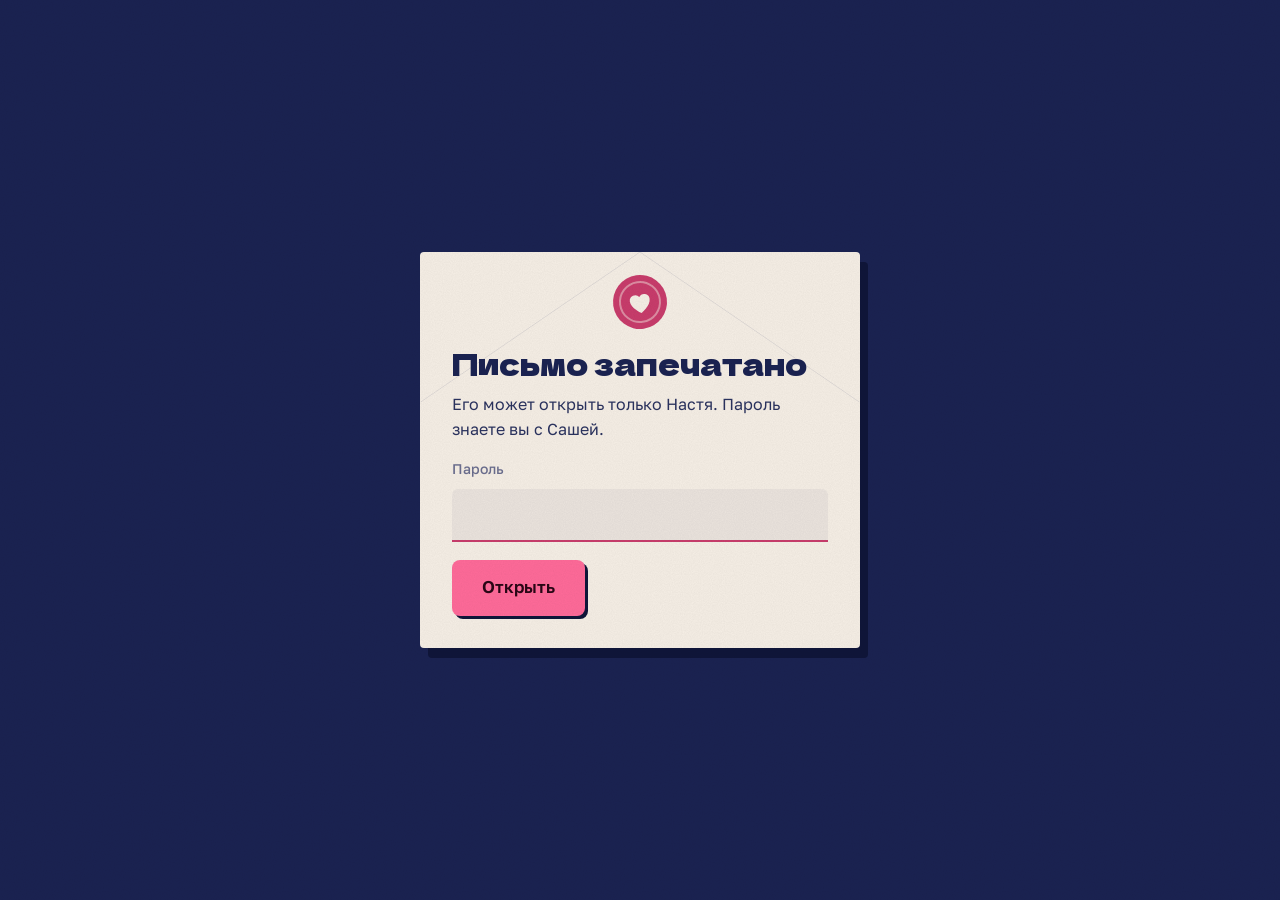
<file: index.html>
<!doctype html>
<html lang="ru">
  <head>
    <meta charset="UTF-8" />
    <title>Ты - моя вселенная</title>
    <meta
      name="viewport"
      content="width=device-width, initial-scale=1, viewport-fit=cover"
    />
    <meta name="theme-color" content="#1b2352" />
    <meta name="robots" content="noindex, nofollow" />
    <meta name="mobile-web-app-capable" content="yes" />
    <meta name="apple-mobile-web-app-capable" content="yes" />
    <meta
      name="apple-mobile-web-app-status-bar-style"
      content="black-translucent"
    />
    <meta name="apple-mobile-web-app-title" content="Для Насти" />
    <meta
      name="description"
      content="Игра для Насти от Саши: шесть глав письма и каждый день что-то новое."
    />
    <link rel="icon" href="./assets/heart.svg" type="image/svg+xml" />
    <link rel="apple-touch-icon" href="./assets/icon-180.png" />
    <link rel="manifest" href="./manifest.webmanifest" />
    <link rel="stylesheet" href="./styles.css" />
  </head>
  <body>
    <div class="sky-bg" aria-hidden="true"></div>
    <header class="topbar">
      <a class="brand" href="./" aria-label="На главную"
        ><span class="brand-hand">Для Насти</span></a
      >
      <nav class="tabs-main" aria-label="Разделы">
        <button data-tab="adventure" aria-current="page">Путь</button
        ><button data-tab="today">
          Сегодня<span class="tab-badge" hidden></span></button
        ><button data-tab="games">Игры</button
        ><button data-tab="route">Маршрут</button
        ><button data-tab="wardrobe">Шкаф</button
        ><button data-tab="album">Альбом</button
        ><button data-tab="letter">Письмо</button>
      </nav>
      <div class="topbar-right">
        <span class="chip" id="dust-chip" title="Звёздная пыль"
          ><svg class="ic" viewBox="0 0 24 24" aria-hidden="true">
            <path
              d="M7 4l1.2 2.8L11 8l-2.8 1.2L7 12 5.8 9.2 3 8l2.8-1.2zM16 10l1.6 3.4L21 15l-3.4 1.6L16 20l-1.6-3.4L11 15l3.4-1.6z"
              fill="currentColor"
            /></svg
          ><b id="dust">0</b></span
        ><span class="chip streak" id="streak-chip" title="Дней подряд"
          ><svg
            class="ic"
            viewBox="0 0 24 24"
            aria-hidden="true"
            fill="none"
            stroke="currentColor"
            stroke-width="1.8"
            stroke-linejoin="round"
          >
            <path
              d="M12 3c3 4 6.5 6.2 6.5 11a6.5 6.5 0 0 1-13 0c0-3 1.8-5 3-7 .8 2 2 3.2 3 3.2 0-3-1-5.4.5-7.2z"
            /></svg
          ><b id="streak">0</b></span
        ><button
          id="sound"
          class="icon-button"
          aria-label="Включить звук"
          aria-pressed="false"
        >
          <svg
            class="ic"
            viewBox="0 0 24 24"
            aria-hidden="true"
            fill="none"
            stroke="currentColor"
            stroke-width="1.8"
            stroke-linecap="round"
          >
            <path d="M9 18V5.5l10-2v12.5" />
            <circle cx="6.5" cy="18" r="2.5" />
            <circle cx="16.5" cy="16" r="2.5" /></svg></button
        ><button id="settings" class="icon-button" aria-label="Настройки">
          <svg
            class="ic"
            viewBox="0 0 24 24"
            aria-hidden="true"
            fill="none"
            stroke="currentColor"
            stroke-width="1.8"
            stroke-linecap="round"
          >
            <circle cx="12" cy="12" r="3" />
            <path
              d="M12 3v2.2M12 18.8V21M3 12h2.2M18.8 12H21M5.6 5.6l1.6 1.6M16.8 16.8l1.6 1.6M5.6 18.4l1.6-1.6M16.8 7.2l1.6-1.6"
            />
          </svg>
        </button>
      </div>
    </header>
    <main id="main" tabindex="-1">
      <div class="loading">
        <div class="skeleton wide"></div>
        <div class="skeleton"></div>
      </div>
    </main>
    <footer class="foot">
      <span id="save-status">Прогресс сохраняется сам</span
      ><span>Саша, Настя и Персик</span>
    </footer>
    <nav class="mobile-nav" aria-label="Разделы">
      <button data-tab="adventure" aria-current="page">
        <svg
          class="ic"
          viewBox="0 0 24 24"
          aria-hidden="true"
          fill="none"
          stroke="currentColor"
          stroke-width="1.8"
          stroke-linecap="round"
          stroke-linejoin="round"
        >
          <path d="M4 6.5l5-2 6 2 5-2v13l-5 2-6-2-5 2z" />
          <path d="M9 4.5v13M15 6.5v13" /></svg
        >Путь</button
      ><button data-tab="today">
        <svg
          class="ic"
          viewBox="0 0 24 24"
          aria-hidden="true"
          fill="none"
          stroke="currentColor"
          stroke-width="1.8"
          stroke-linecap="round"
        >
          <rect x="4" y="5.5" width="16" height="14.5" rx="2" />
          <path d="M4 9.5h16M8.5 3.5v4M15.5 3.5v4" /></svg
        >Сегодня<span class="tab-badge" hidden></span></button
      ><button data-tab="games">
        <svg
          class="ic"
          viewBox="0 0 24 24"
          aria-hidden="true"
          fill="none"
          stroke="currentColor"
          stroke-width="1.8"
          stroke-linecap="round"
          stroke-linejoin="round"
        >
          <path
            d="M7 8h10a4 4 0 0 1 4 4v1.5a3 3 0 0 1-5.5 1.7L14.5 14h-5L8.5 15.2A3 3 0 0 1 3 13.5V12a4 4 0 0 1 4-4z"
          />
          <path d="M8 11v3M6.5 12.5h3M15.5 11.5h.1M17.5 13h.1" /></svg
        >Игры</button
      ><button data-tab="wardrobe">
        <svg
          class="ic"
          viewBox="0 0 24 24"
          aria-hidden="true"
          fill="none"
          stroke="currentColor"
          stroke-width="1.8"
          stroke-linecap="round"
          stroke-linejoin="round"
        >
          <path
            d="M10 7.5a2 2 0 1 1 2.6 1.9c-.4.1-.6.5-.6.9v.7L3.5 16.5h17L12 11"
          /></svg
        >Шкаф</button
      ><button data-tab="album">
        <svg
          class="ic"
          viewBox="0 0 24 24"
          aria-hidden="true"
          fill="none"
          stroke="currentColor"
          stroke-width="1.8"
          stroke-linejoin="round"
        >
          <path d="M5 4.5h11a3 3 0 0 1 3 3v12H8a3 3 0 0 1-3-3z" />
          <path d="M5 16.5a3 3 0 0 1 3-3h11" /></svg
        >Альбом</button
      >
    </nav>
    <dialog id="modal" aria-labelledby="modal-title">
      <button id="close-modal" class="close" aria-label="Закрыть">×</button>
      <div id="modal-content"></div>
    </dialog>
    <div id="toast" role="status" aria-live="polite"></div>
    <script src="./vault.js" defer></script>
    <script src="./inbox.js" defer></script>
    <script src="./engine.js" defer></script>
    <script src="./share.js" defer></script>
    <script src="./persik.js" defer></script>
    <script src="./arcade-logic.js" defer></script>
    <script src="./arcade.js" defer></script>
    <script src="./script.js" defer></script>
  </body>
</html>
</file>
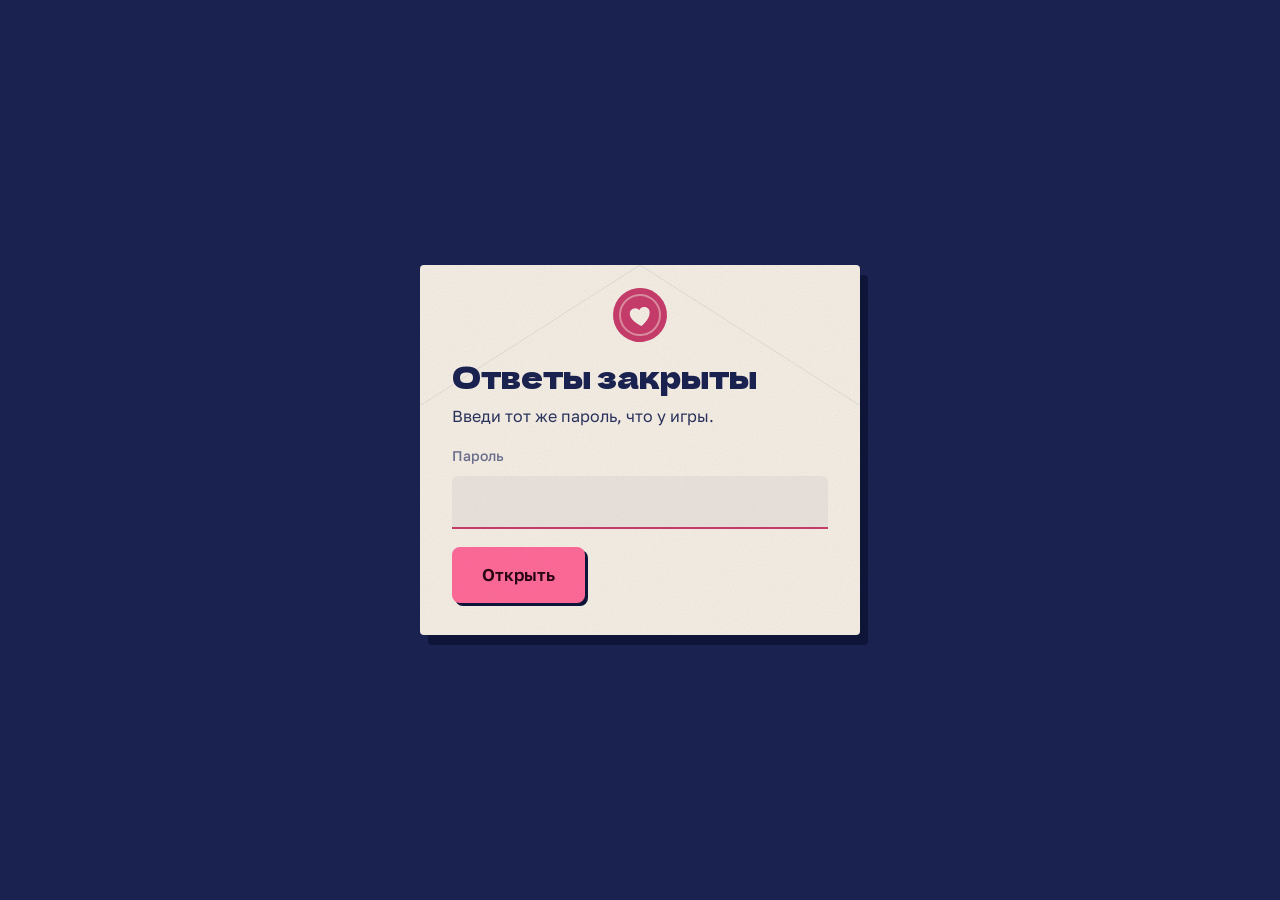
<file: sasha.html>
<!doctype html>
<html lang="ru">
  <head>
    <meta charset="UTF-8" />
    <title>Ответы Насти</title>
    <meta
      name="viewport"
      content="width=device-width, initial-scale=1, viewport-fit=cover"
    />
    <meta name="theme-color" content="#1b2352" />
    <meta name="robots" content="noindex" />
    <link rel="icon" href="./assets/heart.svg" type="image/svg+xml" />
    <link rel="stylesheet" href="./styles.css" />
    <link rel="stylesheet" href="./sasha.css" />
  </head>
  <body class="sasha">
    <div class="sky-bg" aria-hidden="true"></div>
    <header class="topbar sasha-bar">
      <a class="brand" href="./" aria-label="В игру"
        ><span class="brand-hand">Для Саши</span></a
      >
      <span class="sasha-note">Ответы хранятся только в этом браузере</span>
    </header>
    <main id="main" tabindex="-1">
      <header class="page-heading">
        <span class="eyebrow">Что Настя рассказала</span>
        <h1>Ответы Насти</h1>
        <p id="summary">Загружаю…</p>
      </header>
      <div id="flash" class="flash" role="status" hidden></div>
      <section class="import tile">
        <h2>Добавить ответы</h2>
        <p class="tile-text">
          Открой ссылку из сообщения Насти, и ответы добавятся сами. Если ссылка
          не открывается, вставь сообщение целиком сюда.
        </p>
        <label class="sr" for="paste">Сообщение или код от Насти</label>
        <textarea
          id="paste"
          class="share-text"
          rows="3"
          placeholder="Вставь сообщение от Насти"
        ></textarea>
        <div class="import-actions">
          <button class="btn" id="add">Добавить</button
          ><label class="btn ghost file-btn"
            >Загрузить файл .json<input type="file" id="file" accept=".json,application/json"
          /></label>
        </div>
        <p class="import-error" id="error" hidden></p>
      </section>
      <div class="export-bar" id="export" hidden>
        <button class="btn" id="copy-md">Скопировать список</button
        ><button class="btn ghost" id="save-md">Скачать .md</button
        ><button class="btn ghost" id="save-json">Скачать .json</button
        ><button class="link" id="clear">Очистить всё</button>
      </div>
      <div class="dossier" id="dossier"></div>
    </main>
    <div id="toast" role="status" aria-live="polite"></div>
    <script src="./vault.js" defer></script>
    <script src="./inbox.js" defer></script>
    <script src="./share.js" defer></script>
    <script src="./sasha.js" defer></script>
  </body>
</html>
</file>
<file: styles.css>
/* Night post: a handmade two-ink print. Deep ink-blue sheet with grain,
   paper scraps from Sasha taped on top, fluoro-pink for actions, star yellow
   for dust. Dela Gothic for titles, Golos for reading, Neucha for his hand. */
@font-face {
  font-family: "Golos Text";
  font-weight: 400;
  font-display: swap;
  src: url("./assets/fonts/golos-text-cyrillic-400-normal.woff2") format("woff2");
  unicode-range: U+0301, U+0400-045F, U+0490-0491, U+04B0-04B1, U+2116;
}
@font-face {
  font-family: "Golos Text";
  font-weight: 400;
  font-display: swap;
  src: url("./assets/fonts/golos-text-latin-400-normal.woff2") format("woff2");
  unicode-range: U+0000-00FF, U+2000-206F, U+2212;
}
@font-face {
  font-family: "Golos Text";
  font-weight: 500;
  font-display: swap;
  src: url("./assets/fonts/golos-text-cyrillic-500-normal.woff2") format("woff2");
  unicode-range: U+0301, U+0400-045F, U+0490-0491, U+04B0-04B1, U+2116;
}
@font-face {
  font-family: "Golos Text";
  font-weight: 500;
  font-display: swap;
  src: url("./assets/fonts/golos-text-latin-500-normal.woff2") format("woff2");
  unicode-range: U+0000-00FF, U+2000-206F, U+2212;
}
@font-face {
  font-family: "Golos Text";
  font-weight: 600;
  font-display: swap;
  src: url("./assets/fonts/golos-text-cyrillic-600-normal.woff2") format("woff2");
  unicode-range: U+0301, U+0400-045F, U+0490-0491, U+04B0-04B1, U+2116;
}
@font-face {
  font-family: "Golos Text";
  font-weight: 600;
  font-display: swap;
  src: url("./assets/fonts/golos-text-latin-600-normal.woff2") format("woff2");
  unicode-range: U+0000-00FF, U+2000-206F, U+2212;
}
@font-face {
  font-family: "Dela Gothic One";
  font-weight: 400;
  font-display: swap;
  src: url("./assets/fonts/dela-gothic-one-cyrillic-400-normal.woff2") format("woff2");
  unicode-range: U+0301, U+0400-045F, U+0490-0491, U+04B0-04B1, U+2116;
}
@font-face {
  font-family: "Dela Gothic One";
  font-weight: 400;
  font-display: swap;
  src: url("./assets/fonts/dela-gothic-one-latin-400-normal.woff2") format("woff2");
  unicode-range: U+0000-00FF, U+2000-206F, U+2212;
}
@font-face {
  font-family: "Neucha";
  font-weight: 400;
  font-display: swap;
  src: url("./assets/fonts/neucha-cyrillic-400-normal.woff2") format("woff2");
  unicode-range: U+0301, U+0400-045F, U+0490-0491, U+04B0-04B1, U+2116;
}
@font-face {
  font-family: "Neucha";
  font-weight: 400;
  font-display: swap;
  src: url("./assets/fonts/neucha-latin-400-normal.woff2") format("woff2");
  unicode-range: U+0000-00FF, U+2000-206F, U+2212;
}

:root {
  color-scheme: dark;
  --ink: #1b2352;
  --night: #222b62;
  --dusk: #2a3471;
  --line: #3a4589;
  --line-soft: #f6efe614;
  --text: #f6efe6;
  --mist: #bcc2e6;
  --dim: #8d95c6;
  --paper: #f6efe6;
  --paper-2: #ece3d6;
  --paper-ink: #1b2352;
  --paper-mute: #6c6f8f;
  --lantern: #ffcf5a;
  --lantern-ink: #241a00;
  --lantern-soft: #ffcf5a26;
  --press: #ff6b9a;
  --press-ink: #2b0716;
  --press-deep: #c93d6c;
  --rose: #ff8fb1;
  --moon: #c6d0ff;
  --ok: #8fd9b0;
  --warn: #ffb0a0;
  --display: "Dela Gothic One", "Golos Text", system-ui, sans-serif;
  --body: "Golos Text", system-ui, -apple-system, "Segoe UI", Roboto, sans-serif;
  --hand: "Neucha", "Segoe Print", "Bradley Hand", cursive;
  --r-lg: 14px;
  --r-md: 10px;
  --r-sm: 6px;
  --gap: 5px;
  --tile-a: #2b367a;
  --tile-b: #232d69;
  --tile-line: #3d4a95;
  --tile-glow: #ffcf5a;
  --stage-a: #232c66;
  --stage-b: #1a2150;
  --bridge-sun: #ffcf5a;
  --bridge-moon: #c6d0ff;
  --shadow: 4px 5px 0 #10163a;
  --z-persik: 40;
  --z-bar: 30;
  --z-toast: 60;
}
html[data-map="dawn"] {
  --tile-a: #4a2f3c;
  --tile-b: #2f1f30;
  --tile-line: #6a4252;
  --tile-glow: #ffc49a;
  --stage-a: #3d2536;
  --stage-b: #1c1424;
}
html[data-map="aurora"] {
  --tile-a: #1d3f48;
  --tile-b: #142a36;
  --tile-line: #2f5a62;
  --tile-glow: #8fe3c6;
  --stage-a: #163a44;
  --stage-b: #0f1c28;
}
html[data-map="sakura"] {
  --tile-a: #4a2a46;
  --tile-b: #2e1a33;
  --tile-line: #6c3d64;
  --tile-glow: #ffbad6;
  --stage-a: #3b2140;
  --stage-b: #1b1224;
}

* {
  box-sizing: border-box;
}
html {
  -webkit-text-size-adjust: 100%;
  background: var(--ink);
}
body {
  margin: 0;
  min-height: 100dvh;
  background: var(--ink);
  color: var(--text);
  font: 16px/1.55 var(--body);
  overscroll-behavior-y: none;
  -webkit-font-smoothing: antialiased;
}
body::before {
  content: "";
  position: fixed;
  inset: 0 0 auto;
  height: env(safe-area-inset-top, 0px);
  background: var(--ink);
  z-index: var(--z-bar);
}
button {
  font: inherit;
  color: inherit;
  cursor: pointer;
  -webkit-tap-highlight-color: transparent;
}
button:disabled {
  cursor: default;
}
:focus-visible {
  outline: 2px solid var(--lantern);
  outline-offset: 3px;
}
a {
  color: inherit;
  text-decoration: none;
}
h1,
h2,
h3,
p,
dl,
dd,
figure,
blockquote {
  margin: 0;
}
h1,
h2,
h3 {
  font-family: var(--display);
  font-weight: 400;
  letter-spacing: 0;
  text-wrap: balance;
}
img {
  display: block;
  max-width: 100%;
}
.ic {
  width: 1.15em;
  height: 1.15em;
  flex: none;
  vertical-align: -0.2em;
}
.sr {
  position: absolute;
  width: 1px;
  height: 1px;
  overflow: hidden;
  clip: rect(0 0 0 0);
  white-space: nowrap;
}
.hand {
  font-family: var(--hand);
  font-weight: 400;
}

/* Printed night: flat ink, a few paper-coloured stars, the city skyline
   in a second hit of ink, and grain over everything like a riso print. */
.sky-bg {
  position: fixed;
  inset: 0;
  z-index: -1;
  pointer-events: none;
  background:
    radial-gradient(1.6px 1.6px at 12% 18%, #f6efe6b0 50%, transparent 51%),
    radial-gradient(1.2px 1.2px at 66% 12%, #f6efe690 50%, transparent 51%),
    radial-gradient(1.2px 1.2px at 82% 34%, #f6efe670 50%, transparent 51%),
    radial-gradient(1.6px 1.6px at 38% 28%, #ffcf5a90 50%, transparent 51%),
    radial-gradient(1.2px 1.2px at 92% 8%, #f6efe690 50%, transparent 51%),
    var(--ink);
}
.sky-bg::after {
  content: "";
  position: absolute;
  inset: auto 0 0;
  height: 150px;
  background: url("data:image/svg+xml,%3Csvg xmlns='http://www.w3.org/2000/svg' viewBox='0 0 600 160' preserveAspectRatio='none'%3E%3Cpath fill='%23151c46' d='M0 160V108h22V84l10-14 10 14v24h18V96h26V62l8-18 8 18v34h20V118h30V90l14-22 14 22v28h24V76h10V52l12-22 12 22v24h10v42h28V100h22V70l9-16 9 16v30h26V112h30V80l16-26 16 26v32h24V92h20V66l10-18 10 18v26h30v68z'/%3E%3Cg fill='%23ffcf5a' opacity='.7'%3E%3Crect x='96' y='70' width='3' height='4'/%3E%3Crect x='258' y='60' width='3' height='4'/%3E%3Crect x='378' y='84' width='3' height='4'/%3E%3Crect x='470' y='90' width='3' height='4'/%3E%3Crect x='150' y='98' width='3' height='4'/%3E%3C/g%3E%3C/svg%3E")
    bottom / 100% 100% no-repeat;
}
html::after {
  content: "";
  position: fixed;
  inset: 0;
  z-index: 70;
  pointer-events: none;
  opacity: 0.09;
  background: url("data:image/svg+xml,%3Csvg xmlns='http://www.w3.org/2000/svg' width='180' height='180'%3E%3Cfilter id='n'%3E%3CfeTurbulence type='fractalNoise' baseFrequency='.9' numOctaves='2' stitchTiles='stitch'/%3E%3CfeColorMatrix values='0 0 0 0 0 0 0 0 0 0 0 0 0 0 0 0 0 0 .55 0'/%3E%3C/filter%3E%3Crect width='180' height='180' filter='url(%23n)'/%3E%3C/svg%3E");
}

/* ---------- Top bar and navigation ---------- */
.topbar {
  position: sticky;
  top: env(safe-area-inset-top, 0px);
  z-index: var(--z-bar);
  display: grid;
  grid-template-columns: auto 1fr auto;
  align-items: center;
  gap: 16px;
  padding-block: 10px 12px;
  padding-left: max(24px, env(safe-area-inset-left, 0px));
  padding-right: max(24px, env(safe-area-inset-right, 0px));
  background: var(--night);
}
/* Perforated edge, like a sheet of stamps. */
.topbar::after {
  content: "";
  position: absolute;
  left: 0;
  right: 0;
  bottom: -5px;
  height: 10px;
  background: radial-gradient(circle 4.5px, var(--ink) 95%, transparent) 0 0 /
    15px 10px repeat-x;
  pointer-events: none;
}
.brand-hand {
  font: 400 27px/1 var(--hand);
  color: var(--paper);
}
.tabs-main {
  display: flex;
  justify-content: center;
  gap: 2px;
}
.tabs-main button {
  position: relative;
  border: 0;
  background: none;
  padding: 10px 13px 12px;
  border-radius: var(--r-sm);
  color: var(--mist);
  font-weight: 500;
  font-size: 15px;
  transition: color 0.2s;
}
.tabs-main button:hover {
  color: var(--text);
}
.tabs-main button[aria-current] {
  color: var(--lantern);
}
.tabs-main button[aria-current]::after {
  content: "";
  position: absolute;
  left: 10px;
  right: 10px;
  bottom: 2px;
  height: 7px;
  background: url("data:image/svg+xml,%3Csvg xmlns='http://www.w3.org/2000/svg' viewBox='0 0 60 7' preserveAspectRatio='none'%3E%3Cpath d='M1 4.5C8 1.5 13 6 20 3.5S32 1.5 39 4s14 1 20-1.5' fill='none' stroke='%23ffcf5a' stroke-width='2.2' stroke-linecap='round'/%3E%3C/svg%3E")
    center / 100% 100% no-repeat;
}
.tab-badge {
  position: absolute;
  top: 1px;
  right: 0;
  min-width: 18px;
  height: 18px;
  padding: 0 5px;
  border-radius: 4px;
  background: var(--press);
  color: var(--press-ink);
  font: 600 11px/18px var(--body);
  text-align: center;
  rotate: 6deg;
}
.topbar-right {
  display: flex;
  align-items: center;
  gap: 4px;
}
.chip {
  display: inline-flex;
  align-items: center;
  gap: 6px;
  height: 36px;
  padding: 0 10px;
  color: var(--lantern);
  font-size: 15px;
}
.chip b {
  color: var(--text);
  font-weight: 600;
  font-variant-numeric: tabular-nums;
}
.chip.streak {
  color: var(--rose);
}
.chip.pop {
  animation: pop 0.45s;
}
.icon-button {
  width: 38px;
  height: 38px;
  display: grid;
  place-items: center;
  border-radius: var(--r-sm);
  border: 0;
  background: none;
  color: var(--mist);
  transition: background 0.2s, color 0.2s;
}
.icon-button:hover {
  background: #f6efe612;
  color: var(--text);
}
.icon-button[aria-pressed="true"] {
  color: var(--lantern);
}
.mobile-nav {
  display: none;
}

main {
  max-width: 1240px;
  margin: 0 auto;
  padding-block: 36px 48px;
  padding-left: max(24px, env(safe-area-inset-left, 0px));
  padding-right: max(24px, env(safe-area-inset-right, 0px));
  outline: none;
  min-height: 70dvh;
}
main:focus-visible {
  outline: none;
}
.foot {
  max-width: 1240px;
  margin: 0 auto;
  display: flex;
  justify-content: space-between;
  gap: 12px;
  flex-wrap: wrap;
  padding-block: 18px 28px;
  padding-left: max(24px, env(safe-area-inset-left, 0px));
  padding-right: max(24px, env(safe-area-inset-right, 0px));
  color: var(--dim);
  font-size: 13px;
}

.eyebrow {
  display: inline-flex;
  align-items: center;
  gap: 7px;
  font: 500 14px/1.2 var(--body);
  color: var(--mist);
}
.eyebrow .ic {
  color: var(--lantern);
}
.paper .eyebrow {
  color: var(--paper-mute);
}
.paper .eyebrow .ic {
  color: var(--press-deep);
}
.page-heading {
  margin-bottom: 28px;
  display: grid;
  gap: 10px;
}
.page-heading h1 {
  font-size: clamp(30px, 4vw, 44px);
  line-height: 1.08;
}
.page-heading p {
  color: var(--mist);
  max-width: 62ch;
}

/* ---------- Buttons ----------
   Printed blocks: flat fill and a hard offset shadow in darker ink. */
.btn {
  display: inline-flex;
  align-items: center;
  justify-content: center;
  gap: 10px;
  min-height: 48px;
  padding: 12px 22px;
  border-radius: 8px;
  border: 0;
  background: var(--press);
  color: var(--press-ink);
  font-weight: 600;
  font-size: 16px;
  box-shadow: 3px 3px 0 #10163a;
  transition:
    transform 0.15s cubic-bezier(0.16, 1, 0.3, 1),
    box-shadow 0.15s cubic-bezier(0.16, 1, 0.3, 1),
    background 0.2s;
}
.btn:hover:not(:disabled) {
  transform: translate(-1px, -1px);
  box-shadow: 4px 4px 0 #10163a;
}
.btn:active:not(:disabled) {
  transform: translate(2px, 2px);
  box-shadow: 1px 1px 0 #10163a;
}
.pill:active:not(:disabled),
.choice:active,
.blitz-pick:active {
  transform: translateY(1px) scale(0.98);
}
.btn:disabled {
  opacity: 0.45;
  box-shadow: none;
}
.btn.big {
  min-height: 56px;
  padding: 14px 30px;
  font-size: 17px;
}
.btn.small {
  min-height: 40px;
  padding: 8px 14px;
  font-size: 14px;
}
.btn.ghost {
  background: none;
  box-shadow: inset 0 0 0 1.5px var(--line);
  color: var(--text);
}
.btn.ghost:hover:not(:disabled) {
  transform: none;
  box-shadow: inset 0 0 0 1.5px var(--mist);
}
.btn.ink,
.btn.send {
  background: var(--paper-ink);
  color: var(--paper);
  box-shadow: 3px 3px 0 #1b235233;
}
.btn.ink:hover:not(:disabled),
.btn.send:hover:not(:disabled) {
  box-shadow: 4px 4px 0 #1b235233;
}
.btn.ink:active:not(:disabled),
.btn.send:active:not(:disabled) {
  box-shadow: 1px 1px 0 #1b235233;
}
.btn.ghost-ink {
  background: none;
  box-shadow: inset 0 0 0 1.5px #1b235240;
  color: var(--paper-ink);
}
.btn.send {
  width: 100%;
}
.count {
  min-width: 24px;
  height: 24px;
  border-radius: 12px;
  background: var(--lantern);
  color: var(--lantern-ink);
  font-size: 13px;
  line-height: 24px;
  padding: 0 7px;
}
.link,
.link-ink {
  border: 0;
  background: none;
  padding: 8px 4px;
  color: var(--mist);
  text-decoration: underline;
  text-underline-offset: 4px;
  font-size: 15px;
  display: inline-flex;
  align-items: center;
  gap: 6px;
}
.link-ink {
  color: var(--paper-mute);
}
.pill {
  display: inline-flex;
  align-items: center;
  gap: 8px;
  min-height: 44px;
  padding: 8px 16px;
  border-radius: 8px;
  border: 1.5px solid var(--line);
  background: none;
  font-size: 15px;
  transition: transform 0.15s, border-color 0.2s;
}
.pill:hover:not(:disabled) {
  border-color: var(--mist);
}
.pill.hinted {
  border-color: var(--lantern);
  box-shadow: 0 0 0 3px var(--lantern-soft);
}
.chip-btn {
  display: inline-flex;
  align-items: center;
  gap: 8px;
  border: 1.5px solid var(--line);
  background: none;
  border-radius: 8px;
  padding: 8px 14px;
  color: var(--mist);
  font-size: 14px;
}
.danger {
  border: 1px solid #f0a6a655;
  background: none;
  color: var(--warn);
  border-radius: var(--r-md);
  padding: 11px 18px;
}

/* ---------- Surfaces ----------
   Ink tiles are flat, a shade lighter than the sheet. Anything Sasha says is
   a paper scrap with a hard shadow and a strip of tape. */
.tile {
  position: relative;
  display: flex;
  flex-direction: column;
  gap: 14px;
  align-items: flex-start;
  padding: 22px;
  border-radius: var(--r-lg);
  background: var(--night);
  min-width: 0;
}
.tile h2 {
  font-size: 20px;
  line-height: 1.2;
}
.tile-text,
.tile-foot {
  color: var(--mist);
  font-size: 14px;
}
.tile-foot {
  margin-top: auto;
}
.paper {
  background: var(--paper);
  color: var(--paper-ink);
  border-color: transparent;
  box-shadow: 5px 6px 0 #10163a;
}
.tile.paper {
  border-radius: 4px;
}
.tile.paper::before,
.letter-bubble.paper::before {
  content: "";
  position: absolute;
  top: -11px;
  left: 50%;
  width: 96px;
  height: 22px;
  translate: -50% 0;
  rotate: -3deg;
  background: #ffcf5aa8;
  clip-path: polygon(2% 8%, 98% 0, 100% 92%, 0 100%);
  pointer-events: none;
}
.paper-text {
  color: var(--paper-ink);
  font-size: 16px;
  max-width: 60ch;
}

/* ---------- Welcome: an envelope with a stamp ---------- */
.welcome {
  padding-block: 8px 24px;
}
.envelope {
  position: relative;
  display: grid;
  grid-template-columns: minmax(0, 1.2fr) minmax(0, 0.8fr);
  grid-template-areas:
    "addr stamp"
    "title stamp"
    "body stamp";
  column-gap: 48px;
  row-gap: 22px;
  align-items: start;
  max-width: 1100px;
  margin: 0 auto;
  padding: 44px 56px 52px;
  background:
    linear-gradient(to bottom right, transparent 49.85%, #1b23520f 50%, transparent 50.15%) top left / 50% 46% no-repeat,
    linear-gradient(to bottom left, transparent 49.85%, #1b23520f 50%, transparent 50.15%) top right / 50% 46% no-repeat,
    var(--paper);
  color: var(--paper-ink);
  border-radius: 4px;
  box-shadow: 8px 10px 0 #10163a;
}
.env-addr {
  grid-area: addr;
  display: grid;
  gap: 2px;
  justify-self: start;
  min-width: min(300px, 100%);
}
.env-addr p {
  display: flex;
  align-items: baseline;
  gap: 14px;
  font-size: 30px;
  line-height: 1.3;
  padding-bottom: 2px;
  border-bottom: 1.5px solid #1b235233;
}
.env-addr span {
  font: 500 13px var(--body);
  color: var(--paper-mute);
  width: 64px;
  flex: none;
}
.envelope h1 {
  grid-area: title;
  font-size: clamp(40px, 6vw, 76px);
  line-height: 0.98;
  margin-top: 18px;
  text-shadow: 3px 2px 0 #ff6b9a8c;
}
.env-body {
  grid-area: body;
  display: grid;
  gap: 22px;
  justify-items: start;
}
.env-body > p {
  font-size: 19px;
  line-height: 1.5;
  max-width: 44ch;
  color: #2b335f;
}
.env-note {
  font-size: 21px;
  color: var(--paper-mute);
}
.stamp-wrap {
  grid-area: stamp;
  position: relative;
  justify-self: end;
  width: min(330px, 100%);
  rotate: 2.5deg;
  filter: drop-shadow(4px 5px 0 #1b235238);
}
.stamp {
  margin: 0;
  padding: 14px 14px 12px;
  background: #fdfaf4;
  mask:
    radial-gradient(circle 6px, #0000 96%, #000) -10px -10px / 20px 20px round,
    linear-gradient(#000 0 0) content-box;
}
.stamp img {
  width: 100%;
  aspect-ratio: 0.82;
  object-fit: cover;
}
.stamp figcaption {
  display: flex;
  justify-content: space-between;
  align-items: baseline;
  padding-top: 8px;
  font: 400 13px var(--display);
  color: var(--paper-ink);
}
.stamp figcaption b {
  font: 400 22px var(--display);
  color: var(--press-deep);
}
.postmark {
  position: absolute;
  left: -78px;
  bottom: 54px;
  width: 150px;
  rotate: -14deg;
  color: #1b2352;
  opacity: 0.72;
  pointer-events: none;
}
.postmark text {
  font: 400 12px var(--display);
  letter-spacing: 0.08em;
  fill: currentColor;
}

/* ---------- Home note: Sasha's question waits on the Path tab ---------- */
#home-note-slot:empty {
  display: none;
}
#home-note-slot {
  margin-bottom: 26px;
}
.home-note {
  position: relative;
  width: 100%;
  display: grid;
  grid-template-columns: minmax(0, 1fr) auto;
  grid-template-areas: "label go" "q go";
  align-items: center;
  column-gap: 20px;
  row-gap: 4px;
  padding: 18px 22px;
  border: 0;
  border-radius: 4px;
  text-align: left;
  font: inherit;
}
.home-note.ask {
  background: var(--paper);
  color: var(--paper-ink);
  box-shadow: 5px 6px 0 #10163a;
  cursor: pointer;
  transition: transform 0.15s cubic-bezier(0.16, 1, 0.3, 1), box-shadow 0.15s;
}
.home-note.ask::before {
  content: "";
  position: absolute;
  top: -10px;
  left: 30px;
  width: 84px;
  height: 20px;
  rotate: -4deg;
  background: #ffcf5aa8;
  clip-path: polygon(2% 8%, 98% 0, 100% 92%, 0 100%);
}
.home-note.ask:hover {
  transform: translate(-1px, -1px);
  box-shadow: 6px 7px 0 #10163a;
}
.home-note.ask:active {
  transform: translate(2px, 2px);
  box-shadow: 2px 3px 0 #10163a;
}
.home-note-label {
  grid-area: label;
  display: inline-flex;
  gap: 7px;
  align-items: center;
  font: 500 14px var(--body);
  color: var(--paper-mute);
}
.home-note-label .ic {
  color: var(--press-deep);
}
.home-note-q {
  grid-area: q;
  font-size: 25px;
  line-height: 1.2;
}
.home-note-go {
  grid-area: go;
  pointer-events: none;
}
.home-note.pending {
  grid-template-areas: "q go";
  background: var(--night);
  box-shadow: inset 0 0 0 2px var(--press);
  color: var(--text);
}
.home-note.pending p {
  grid-area: q;
  display: flex;
  gap: 9px;
  align-items: center;
}
.home-note.pending .ic {
  color: var(--press);
}
.send-status {
  display: grid;
  gap: 10px;
  justify-items: start;
}
.paper-sent.sending {
  color: var(--paper-mute);
}
.send-failed {
  color: #8a2a40;
  font-size: 15px;
}
.send-actions {
  display: flex;
  flex-wrap: wrap;
  gap: 8px 14px;
  align-items: center;
}
.send-status .btn.send {
  width: auto;
}
@media (max-width: 760px) {
  .home-note {
    grid-template-columns: minmax(0, 1fr);
    grid-template-areas: "label" "q" "go";
    padding: 18px 18px 20px;
    row-gap: 8px;
  }
  .home-note.pending {
    grid-template-areas: "q" "go";
  }
  .home-note-go,
  .home-note .btn {
    justify-self: start;
  }
  .home-note-q {
    font-size: 23px;
  }
}

/* ---------- Lock: the sealed envelope before the password ---------- */
.lock {
  position: fixed;
  inset: 0;
  z-index: 65;
  display: grid;
  place-items: center;
  padding: 20px;
  background: var(--ink);
  overflow-y: auto;
}
.lock-card {
  position: relative;
  width: min(440px, 100%);
  display: grid;
  gap: 12px;
  justify-items: start;
  padding: 56px 32px 32px;
  background:
    linear-gradient(to bottom right, transparent 49.7%, #1b23521a 50%, transparent 50.3%) top left / 50% 38% no-repeat,
    linear-gradient(to bottom left, transparent 49.7%, #1b23521a 50%, transparent 50.3%) top right / 50% 38% no-repeat,
    var(--paper);
  color: var(--paper-ink);
  border-radius: 4px;
  box-shadow: 8px 10px 0 #10163a;
}
.lock-seal {
  position: absolute;
  top: 18px;
  left: 50%;
  width: 64px;
  translate: -50% 0;
  rotate: -8deg;
}
.lock-card h1 {
  margin-top: 40px;
  font-size: 30px;
  line-height: 1.05;
}
.lock-card p {
  color: #2b335f;
}
.lock-label {
  margin-top: 6px;
  font: 500 14px var(--body);
  color: var(--paper-mute);
}
.lock-input {
  width: 100%;
  min-height: 50px;
  padding: 10px 14px;
  border: 0;
  border-bottom: 2px solid #1b235259;
  border-radius: 6px 6px 0 0;
  background: #1b23520d;
  color: var(--paper-ink);
  font: 400 24px var(--hand);
}
.lock-input:focus {
  outline: none;
  border-bottom-color: var(--press-deep);
}
.lock-card .lock-error {
  color: #a3243f;
  font-size: 15px;
}
.lock .btn {
  margin-top: 6px;
}

/* ---------- Game ---------- */
.game-head {
  display: flex;
  align-items: flex-end;
  justify-content: space-between;
  gap: 16px;
  margin-bottom: 20px;
}
.game-head h1 {
  font-size: clamp(26px, 3.6vw, 40px);
  line-height: 1.1;
  margin-top: 8px;
}
.game-layout {
  display: grid;
  grid-template-columns: minmax(0, 560px) minmax(0, 1fr);
  gap: 24px;
  align-items: start;
}
.stage {
  border-radius: var(--r-lg);
  padding: 16px;
  background: radial-gradient(
    circle at 50% 30%,
    var(--stage-a),
    var(--stage-b) 75%
  );
}
.hud {
  display: flex;
  flex-wrap: wrap;
  gap: 8px;
  margin-bottom: 14px;
}
.hud-item {
  display: inline-flex;
  align-items: center;
  gap: 6px;
  padding: 5px 12px;
  border-radius: 999px;
  background: #0006;
  border: 1px solid var(--line-soft);
  font-size: 14px;
  font-variant-numeric: tabular-nums;
}
.hud-item .ic {
  color: var(--lantern);
}
.hud-item.ok {
  color: var(--lantern);
}
.hud-item.over {
  color: var(--warn);
}
.hud-goal {
  margin-left: auto;
  color: var(--mist);
}
.board-wrap {
  position: relative;
  max-width: 520px;
  margin: auto;
}
.board {
  position: relative;
  aspect-ratio: 1;
  max-width: 100%;
  touch-action: none;
  user-select: none;
  -webkit-user-select: none;
  border-radius: 14px;
}
.cells {
  position: absolute;
  inset: 0;
  display: grid;
  grid-template-columns: repeat(7, minmax(0, 1fr));
  grid-template-rows: repeat(7, minmax(0, 1fr));
  gap: var(--gap);
}
.cell {
  position: relative;
  min-width: 0;
  padding: 0;
  display: grid;
  place-items: center;
  border-radius: 11px;
  border: 1px solid var(--tile-line);
  background: linear-gradient(150deg, var(--tile-a), var(--tile-b));
  color: var(--text);
  transition:
    background 0.25s,
    box-shadow 0.25s,
    opacity 0.25s;
}
.cell .ic {
  width: 52%;
  height: 52%;
}
.cell.void {
  background: none;
  border-color: transparent;
}
.cell.void::before {
  content: "";
  width: 3px;
  height: 3px;
  border-radius: 50%;
  background: #ffffff30;
}
.cell.sun-bridge {
  color: var(--bridge-sun);
  border-style: dashed;
}
.cell.moon-bridge {
  color: var(--bridge-moon);
  border-style: dashed;
}
.cell.blocked.path {
  opacity: 0.3;
  background: #0a0e1c;
}
.cell.adjacent {
  border-color: color-mix(in srgb, var(--tile-glow) 70%, transparent);
  box-shadow: inset 0 0 14px color-mix(in srgb, var(--tile-glow) 22%, transparent);
}
.cell.spark {
  color: #ffd9a0;
}
.cell.spark .ic,
.cell.mote .ic {
  animation: twinkle 2.6s ease-in-out infinite;
}
.cell.key {
  color: var(--lantern);
}
.cell.cache {
  color: var(--rose);
}
.cell.mote {
  color: var(--moon);
}
.cell.mote .ic {
  width: 38%;
  height: 38%;
}
.cell.portal {
  border-radius: 50%;
  color: var(--moon);
  background: radial-gradient(circle, #3c4f8a, #232d69 70%);
  border-color: #5265a3;
}
.cell.portal.open {
  color: var(--lantern);
  border-color: var(--lantern);
  box-shadow: 0 0 0 4px var(--lantern-soft);
  animation: breathe 1.8s ease-in-out infinite;
}
.cell.fog {
  background: #080b16;
  border-color: #ffffff08;
}
.cell.hinted {
  outline: 2px solid var(--lantern);
  outline-offset: 1px;
  animation: breathe 1.2s ease-in-out infinite;
}
.tokens {
  position: absolute;
  inset: 0;
  pointer-events: none;
}
.token,
.trail {
  position: absolute;
  left: 0;
  top: 0;
  width: calc((100% - 6 * var(--gap)) / 7);
  aspect-ratio: 1;
  transform: translate(
    calc(var(--x, 0) * (100% + var(--gap))),
    calc(var(--y, 0) * (100% + var(--gap)))
  );
  transition: transform 0.2s cubic-bezier(0.3, 0.8, 0.4, 1);
}
.token.no-anim {
  transition: none;
}
.token-nastya {
  z-index: 3;
}
.token-nastya img {
  width: 100%;
  height: 100%;
  object-fit: cover;
  object-position: top;
  border-radius: 11px;
  border: 2px solid var(--paper);
  box-shadow: 0 6px 16px #0008;
  background: var(--paper);
}
.token-nastya.shake img {
  animation: shake 0.3s;
}
.token-cat {
  z-index: 2;
  transition-duration: 0.3s;
  transition-delay: 0.06s;
  display: grid;
  place-items: center;
}
.token-cat .pk-face {
  width: 86%;
  height: 86%;
  filter: drop-shadow(0 4px 6px #0009);
}
.trail {
  display: grid;
  place-items: center;
  color: var(--rose);
  transition: none;
  animation: fade-out 1.4s forwards;
}
.trail .ic {
  width: 30%;
  height: 30%;
}
.found-card {
  position: absolute;
  z-index: 6;
  left: 5%;
  right: 5%;
  bottom: 4%;
  padding: 14px 18px;
  border: 0;
  border-radius: 16px;
  background: var(--paper);
  color: var(--paper-ink);
  font-size: 23px;
  line-height: 1.25;
  text-align: center;
  box-shadow: 0 20px 40px -10px #000c;
  animation: rise-in 0.3s cubic-bezier(0.16, 1, 0.3, 1);
}
.found-card small {
  display: block;
  font: 600 11px var(--body);
  letter-spacing: 0.12em;
  color: var(--paper-mute);
  margin-bottom: 4px;
}
.stage-bottom {
  display: flex;
  justify-content: space-between;
  gap: 10px;
  margin-top: 14px;
}
.phase .phase-icon {
  color: var(--bridge-sun);
}
.board[data-phase="moon"] ~ * .phase-icon,
.stage:has(.board[data-phase="moon"]) .phase-icon {
  color: var(--bridge-moon);
}
.side {
  display: grid;
  gap: 16px;
}
.letter-bubble {
  position: relative;
  display: flex;
  gap: 14px;
  align-items: flex-start;
  padding: 18px;
  border-radius: 4px;
}
.letter-bubble img {
  width: 48px;
  height: 48px;
  border-radius: 14px;
  object-fit: cover;
  object-position: top;
  flex: none;
}
.letter-bubble p {
  font-size: 23px;
  line-height: 1.3;
  min-height: 90px;
}
.goals {
  display: grid;
  gap: 0;
  padding: 6px 18px;
  border-radius: var(--r-lg);
  border: 1px solid var(--line);
  background: var(--night);
}
.goals > div {
  display: flex;
  justify-content: space-between;
  gap: 12px;
  padding: 11px 0;
  border-bottom: 1px solid var(--line-soft);
}
.goals > div:last-child {
  border-bottom: 0;
}
.goals dt {
  display: flex;
  gap: 8px;
  align-items: center;
  color: var(--mist);
}
.goals dt .ic {
  color: var(--lantern);
}
.goals dd {
  text-align: right;
  font-weight: 500;
}
.stars {
  display: inline-flex;
  gap: 2px;
  color: var(--lantern);
}
.stars .ic {
  width: 18px;
  height: 18px;
}
.stars .on {
  fill: currentColor;
}
.stars .off {
  opacity: 0.35;
}
.stars.mini .ic {
  width: 12px;
  height: 12px;
}
.stars.big .ic {
  width: 52px;
  height: 52px;
}
.controls {
  display: flex;
  gap: 16px;
  align-items: center;
}
.controls small {
  color: var(--dim);
  font-size: 13px;
}
.dpad {
  display: grid;
  grid-template-columns: repeat(3, 48px);
  grid-template-rows: repeat(2, 48px);
  gap: 6px;
  flex: none;
}
.dpad button {
  display: grid;
  place-items: center;
  border-radius: 12px;
  border: 1px solid var(--line);
  background: var(--night);
  color: var(--text);
}
.dpad [data-dir="up"] {
  grid-column: 2;
}
.dpad [data-dir="left"] {
  grid-column: 1;
  grid-row: 2;
}
.dpad [data-dir="down"] {
  grid-column: 2;
  grid-row: 2;
}
.dpad [data-dir="right"] {
  grid-column: 3;
  grid-row: 2;
}
.ic.up {
  transform: rotate(-90deg);
}
.ic.down {
  transform: rotate(90deg);
}
.ic.left {
  transform: rotate(180deg);
}
.chapter-rail {
  list-style: none;
  padding: 18px 0 0;
  margin: 24px 0 0;
  border-top: 1px solid var(--line-soft);
  display: grid;
  grid-template-columns: repeat(6, minmax(0, 1fr));
  gap: 10px;
}
.chapter-rail li {
  display: grid;
  gap: 4px;
  font-size: 13px;
  color: var(--dim);
}
.chapter-rail span {
  font: 400 13px var(--display);
}
.chapter-rail .current {
  color: var(--text);
}
.chapter-rail .current span {
  color: var(--lantern);
}

/* ---------- Level end ---------- */
.end {
  max-width: 620px;
  margin: 0 auto;
  display: grid;
  justify-items: center;
  gap: 18px;
  text-align: center;
}
.end h1 {
  font-size: clamp(28px, 4.6vw, 46px);
  line-height: 1.08;
}
.end-letter {
  padding: 20px 26px;
  border-radius: 4px;
  max-width: 560px;
}
.end-letter p {
  font-size: 26px;
  line-height: 1.25;
}
.achievement {
  display: inline-flex;
  align-items: center;
  gap: 8px;
  padding: 7px 14px;
  border-radius: 999px;
  border: 1px solid #ffcf5a66;
  color: var(--lantern);
  font-size: 14px;
}
.criteria {
  list-style: none;
  padding: 0;
  margin: 0;
  display: grid;
  gap: 8px;
  text-align: left;
  color: var(--dim);
}
.criteria li {
  display: flex;
  gap: 10px;
  align-items: center;
}
.criteria .ok {
  color: var(--text);
}
.criteria .ok .ic {
  color: var(--lantern);
  fill: currentColor;
}
.reward-lines {
  display: flex;
  flex-wrap: wrap;
  gap: 8px;
  justify-content: center;
}
.reward-lines span,
.reward-chip {
  display: inline-flex;
  align-items: center;
  gap: 6px;
  padding: 6px 12px;
  border-radius: 999px;
  background: var(--lantern-soft);
  color: var(--lantern);
  font-size: 14px;
}
.end-actions {
  display: flex;
  flex-wrap: wrap;
  gap: 10px;
  justify-content: center;
}
.muted-line {
  color: var(--dim);
  font-size: 14px;
}

/* ---------- Today ---------- */
.today {
  display: grid;
  grid-template-columns: repeat(12, minmax(0, 1fr));
  grid-template-areas:
    "q q q q q q q n n n n n"
    "q q q q q q q t t t t t"
    "b b b b b b w w w m m m"
    "p p p p p p s s s s s s"
    "g g g g g g g g g g g g";
  gap: 16px;
  align-items: start;
}
.question-tile {
  grid-area: q;
  align-self: start;
  padding: 26px 28px;
}
.note-tile {
  grid-area: n;
}
.quests-tile {
  grid-area: t;
  align-items: stretch;
}
.blitz-tile {
  grid-area: b;
  align-self: stretch;
}
.wheel-tile {
  grid-area: w;
  align-items: center;
  text-align: center;
}
.maze-tile {
  grid-area: m;
  align-self: stretch;
}
.persik-tile {
  grid-area: p;
}
.streak-tile {
  grid-area: s;
  align-self: stretch;
}
.games-tile {
  grid-area: g;
}
.question-tile .eyebrow,
.note-tile .eyebrow {
  color: var(--paper-mute);
}
.hand.big {
  font-size: 40px;
  line-height: 1.05;
  font-weight: 700;
}
.tile .q-text {
  font-family: var(--hand);
  font-weight: 700;
  font-size: clamp(30px, 3.4vw, 38px);
  line-height: 1.12;
  letter-spacing: 0;
  max-width: 24ch;
}
.q-form {
  width: 100%;
  display: grid;
  gap: 14px;
}
.paper-input {
  width: 100%;
  border: 0;
  border-bottom: 2px solid #1b235233;
  background: #ffffff55;
  border-radius: 10px 10px 0 0;
  padding: 10px 12px;
  color: var(--paper-ink);
  font-size: 24px;
  line-height: 1.3;
  resize: vertical;
}
.paper-input.line {
  font: 17px var(--body);
}
.paper-input:focus {
  outline: none;
  border-bottom-color: var(--paper-ink);
  background: #ffffff88;
}
.paper-label {
  font-size: 14px;
  color: var(--paper-mute);
}
.paper-hint {
  color: var(--paper-mute);
  font-size: 13px;
}
.choice-row {
  display: flex;
  flex-wrap: wrap;
  gap: 8px;
}
.choice {
  border: 1.5px solid #1b235240;
  background: #ffffff60;
  color: var(--paper-ink);
  border-radius: 999px;
  padding: 9px 16px;
  font-size: 15px;
  font-weight: 500;
  transition:
    background 0.15s,
    transform 0.15s;
}
.choice[aria-checked="true"],
.choice[aria-pressed="true"] {
  background: var(--paper-ink);
  color: var(--paper);
  border-color: var(--paper-ink);
}
.scale-row {
  display: grid;
  grid-template-columns: repeat(5, 1fr);
  gap: 8px;
}
.scale-dot {
  aspect-ratio: 1;
  max-height: 56px;
  border-radius: 50%;
  border: 1.5px solid #1b235240;
  background: #ffffff60;
  color: var(--paper-ink);
  font: 400 18px var(--display);
}
.scale-dot[aria-checked="true"] {
  background: var(--paper-ink);
  color: var(--paper);
}
.scale-ends {
  display: flex;
  justify-content: space-between;
  gap: 12px;
  font-size: 13px;
  color: var(--paper-mute);
}
.paper-actions {
  display: flex;
  flex-wrap: wrap;
  align-items: center;
  gap: 10px 16px;
}
.paper-foot {
  font-size: 13px;
  color: var(--paper-mute);
  margin-top: auto;
}
.q-intro {
  display: grid;
  gap: 2px;
  justify-items: start;
  padding: 10px 14px;
  border-radius: 12px;
  background: #1b23520d;
}
.q-intro p {
  font-size: 21px;
  line-height: 1.2;
}
.answer {
  font: 400 30px/1.15 var(--hand);
  padding-left: 16px;
  border-left: 3px solid var(--lantern);
}
.answer small {
  display: block;
  font: 400 22px/1.25 var(--hand);
  color: var(--paper-mute);
  margin-top: 4px;
}
.paper-sent {
  display: inline-flex;
  gap: 8px;
  align-items: center;
  color: #4f7a5c;
  font-weight: 500;
}
.note-tile .note-preview {
  font-size: 26px;
  line-height: 1.2;
}

.quest-list {
  display: grid;
  gap: 8px;
  width: 100%;
}
.quest {
  display: flex;
  align-items: center;
  gap: 14px;
  padding: 12px 14px;
  border-radius: var(--r-md);
  background: #0003;
  border: 1px solid var(--line-soft);
}
.quest > div {
  flex: 1;
  min-width: 0;
}
.quest b {
  font-weight: 500;
}
.quest small {
  color: var(--dim);
  font-size: 12px;
  font-variant-numeric: tabular-nums;
}
.bar,
.meter {
  display: block;
  height: 6px;
  border-radius: 6px;
  background: #ffffff14;
  margin: 8px 0 4px;
  overflow: hidden;
}
.bar i,
.meter i {
  display: block;
  height: 100%;
  border-radius: 6px;
  background: var(--lantern);
  transition: width 0.5s cubic-bezier(0.16, 1, 0.3, 1);
}
.quest.done {
  border-color: #ffcf5a66;
}
.quest.claimed {
  opacity: 0.55;
}
.quest-state {
  color: var(--dim);
  font-size: 14px;
  white-space: nowrap;
}
.claim {
  border: 0;
  border-radius: 12px;
  padding: 8px 14px;
  background: var(--lantern);
  color: var(--lantern-ink);
  font-weight: 700;
  animation: breathe 1.6s infinite;
}
.chest {
  display: flex;
  align-items: center;
  gap: 12px;
  width: 100%;
  border: 1px dashed var(--line);
  background: none;
  border-radius: var(--r-md);
  padding: 14px;
  color: var(--dim);
  text-align: left;
}
.chest.ready {
  border: 1px solid var(--lantern);
  color: var(--lantern);
  background: var(--lantern-soft);
  animation: breathe 1.6s infinite;
}
.chest.opened {
  color: var(--ok);
}
.maze-row {
  display: flex;
  gap: 16px;
  align-items: center;
}
.mini-map {
  display: grid;
  grid-template-columns: repeat(7, 10px);
  gap: 2px;
  flex: none;
}
.mini-map i {
  width: 10px;
  height: 10px;
  border-radius: 2px;
  background: #ffffff08;
}
.mini-map i.on {
  background: #7b8bc4;
}
.mini-map.fog i.on {
  background: #4d5a85;
}
.blitz-progress {
  display: flex;
  gap: 6px;
}
.blitz-progress i {
  width: 28px;
  height: 5px;
  border-radius: 3px;
  background: #ffffff1a;
}
.blitz-progress i.on {
  background: var(--lantern);
}
.blitz-progress i.now {
  background: var(--moon);
}
.blitz-pair {
  margin-block: auto;
  width: 100%;
  display: grid;
  grid-template-columns: minmax(0, 1fr) auto minmax(0, 1fr);
  align-items: center;
  gap: 10px;
}
.blitz-pair.enter {
  animation: rise-in 0.35s cubic-bezier(0.16, 1, 0.3, 1);
}
.blitz-pick {
  min-width: 0;
  overflow-wrap: anywhere;
  hyphens: auto;
  min-height: 120px;
  padding: 14px;
  border-radius: 18px;
  border: 1px solid var(--line);
  background: var(--ink);
  font: 400 17px/1.2 var(--display);
  letter-spacing: -0.01em;
  transition:
    transform 0.15s,
    border-color 0.2s;
}
.blitz-pick:hover {
  border-color: var(--lantern);
}
.blitz-or {
  font: 400 24px var(--hand);
  color: var(--mist);
}
.blitz-sum {
  list-style: none;
  padding: 0;
  margin: 0;
  display: flex;
  flex-wrap: wrap;
  gap: 8px;
}
.blitz-sum li {
  display: grid;
  padding: 8px 12px;
  border-radius: 12px;
  background: #0003;
}
.blitz-sum span {
  font-size: 12px;
  color: var(--dim);
}
.wheel-wrap {
  width: min(236px, 100%);
  margin: 0 auto;
}
.wheel-svg {
  width: 100%;
  height: auto;
  display: block;
}
.wheel-rot {
  transform-origin: 110px 110px;
  transform-box: view-box;
}
.wheel-label {
  font: 600 10px var(--body);
  fill: var(--text);
}
.wheel-label.dark {
  fill: var(--lantern-ink);
}
.wheel-result {
  display: flex;
  gap: 8px;
  align-items: center;
  color: var(--lantern);
  font-weight: 500;
}
.wheel-tile .btn {
  width: 100%;
}
.persik-row {
  display: flex;
  gap: 18px;
  align-items: center;
  width: 100%;
}
.persik-row > div {
  flex: 1;
  min-width: 0;
}
.big-cat {
  width: 108px;
  height: 108px;
  flex: none;
  border: 0;
  padding: 0;
  background: radial-gradient(circle, #2a3660, transparent 70%);
  border-radius: 50%;
}
.big-cat .pk-face {
  width: 100%;
  height: 100%;
}
.big-cat.purr {
  animation: purr 0.5s;
}
.persik-actions {
  display: flex;
  flex-wrap: wrap;
  align-items: center;
  gap: 12px;
}
.real-cat {
  position: absolute;
  right: 18px;
  top: 16px;
  display: grid;
  justify-items: center;
  gap: 2px;
  font-size: 11px;
  color: var(--dim);
}
.real-cat img {
  width: 44px;
  height: 44px;
  border-radius: 50%;
  object-fit: cover;
  object-position: 66% 18%;
  border: 2px solid var(--line);
}
.streak-tile .num {
  color: var(--rose);
}
.streak-steps {
  display: flex;
  gap: 8px;
}
.streak-steps span {
  display: grid;
  justify-items: center;
  width: 58px;
  padding: 8px 0;
  border-radius: 12px;
  border: 1px solid var(--line);
  color: var(--dim);
}
.streak-steps b {
  font: 400 17px var(--display);
}
.streak-steps small {
  font-size: 11px;
}
.streak-steps .lit {
  border-color: var(--rose);
  color: var(--rose);
}
.games-list {
  display: grid;
  grid-template-columns: repeat(auto-fill, minmax(170px, 1fr));
  gap: 8px;
  width: 100%;
}
.game-chip {
  display: grid;
  gap: 2px;
  text-align: left;
  padding: 12px 14px;
  border-radius: var(--r-md);
  border: 1px solid var(--line);
  background: #0003;
}
.game-chip b {
  font-weight: 500;
}
.game-chip small {
  color: var(--lantern);
  display: flex;
  gap: 6px;
  align-items: center;
}
.game-chip:disabled {
  opacity: 0.5;
}
.game-chip:disabled small {
  color: var(--dim);
}

/* ---------- Route ---------- */
.route-map {
  border-radius: var(--r-lg);
  overflow: hidden;
  border: 1px solid var(--line);
  margin-bottom: 18px;
}
.route-map img {
  width: 100%;
  height: 220px;
  object-fit: cover;
  object-position: center 40%;
}
.route-list {
  list-style: none;
  margin: 0;
  padding: 0;
  display: grid;
  gap: 10px;
}
.route-stop {
  display: grid;
  grid-template-columns: 48px minmax(0, 1fr) auto;
  gap: 16px;
  align-items: center;
  padding: 16px 18px;
  border-radius: var(--r-lg);
  border: 1px solid var(--line);
  background: var(--night);
}
.route-stop h2 {
  font-size: 19px;
  margin: 6px 0 4px;
}
.route-stop p {
  color: var(--mist);
  font-size: 15px;
}
.route-number {
  width: 44px;
  height: 44px;
  border-radius: 14px;
  display: grid;
  place-items: center;
  border: 1px solid var(--line);
  font: 400 16px var(--display);
  color: var(--mist);
}
.route-stop.complete .route-number {
  color: var(--lantern);
  border-color: #ffcf5a66;
}
.route-stop.active {
  border-color: var(--lantern);
  background: linear-gradient(120deg, #ffcf5a14, var(--night) 60%);
}
.route-stop.locked {
  opacity: 0.55;
}
.route-side {
  display: grid;
  justify-items: end;
  gap: 6px;
}
.route-state {
  color: var(--dim);
}

/* ---------- Wardrobe ---------- */
.shop-group {
  margin-bottom: 28px;
}
.shop-group h2 {
  font-size: 18px;
  margin-bottom: 12px;
}
.shop-grid {
  display: grid;
  grid-template-columns: repeat(auto-fill, minmax(150px, 1fr));
  gap: 12px;
}
.shop-item {
  display: grid;
  justify-items: center;
  gap: 6px;
  padding: 16px 10px;
  border-radius: var(--r-lg);
  border: 1px solid var(--line);
  background: var(--night);
  text-align: center;
  transition:
    transform 0.15s,
    border-color 0.2s;
}
.shop-item:hover:not(:disabled) {
  border-color: #ffcf5a88;
}
.shop-item b {
  font-weight: 500;
  font-size: 15px;
}
.shop-item small {
  display: inline-flex;
  gap: 4px;
  align-items: center;
  color: var(--lantern);
  font-size: 13px;
}
.shop-item.owned small {
  color: var(--moon);
}
.shop-item.equipped {
  border-color: var(--lantern);
  background: linear-gradient(160deg, #ffcf5a1c, var(--night));
}
.shop-item.equipped small {
  color: var(--ok);
}
.shop-item.poor {
  opacity: 0.55;
}
.shop-pic {
  width: 84px;
  height: 84px;
  display: grid;
  place-items: center;
  border-radius: 20px;
  color: var(--rose);
}
.shop-pic .pk-face {
  width: 100%;
  height: 100%;
}
.shop-theme {
  background: linear-gradient(150deg, #2b367a, #1a2150);
  border: 1px solid var(--line);
}
.pic-dawn {
  background: linear-gradient(150deg, #a8586a, #2f1f30);
}
.pic-aurora {
  background: linear-gradient(150deg, #3fa58a, #142a36);
}
.pic-sakura {
  background: linear-gradient(150deg, #d77fac, #2e1a33);
}
.trail-pic {
  display: flex;
  gap: 4px;
}
.shop-trail {
  background: #0003;
}
.shop-note {
  background: var(--paper);
  color: var(--paper-ink);
}
.shop-note .ic {
  width: 34px;
  height: 34px;
}

/* ---------- Album ---------- */
.tabs {
  display: flex;
  gap: 6px;
  overflow-x: auto;
  padding-bottom: 4px;
  margin-bottom: 20px;
  scrollbar-width: none;
}
.tabs button {
  flex: none;
  border: 1px solid var(--line);
  background: none;
  border-radius: 999px;
  padding: 8px 14px;
  color: var(--mist);
  font-size: 14px;
}
.tabs [aria-selected="true"] {
  background: var(--text);
  color: var(--ink);
  border-color: var(--text);
}
.album-grid {
  display: grid;
  grid-template-columns: repeat(auto-fill, minmax(260px, 1fr));
  gap: 16px;
}
.album-card {
  border-radius: var(--r-lg);
  overflow: hidden;
  border: 1px solid var(--line);
  background: var(--night);
}
.album-card img {
  width: 100%;
  height: 180px;
  object-fit: cover;
  object-position: top;
}
.album-placeholder {
  height: 180px;
  display: grid;
  place-content: center;
  justify-items: center;
  gap: 6px;
  color: var(--dim);
  background: #0003;
}
.album-placeholder .ic {
  width: 28px;
  height: 28px;
}
.album-copy {
  padding: 16px 18px 20px;
  display: grid;
  gap: 8px;
}
.album-copy h2 {
  font-size: 17px;
}
.album-copy p {
  color: var(--mist);
  font-size: 15px;
  display: flex;
  gap: 8px;
}
.album-copy p .ic {
  color: var(--lantern);
  margin-top: 4px;
}
.album-card.locked {
  opacity: 0.6;
}
.secret-note,
.secret-note .ic {
  color: var(--rose) !important;
}
.answers-head {
  display: flex;
  flex-wrap: wrap;
  align-items: center;
  justify-content: space-between;
  gap: 12px;
  margin-bottom: 18px;
  color: var(--mist);
}
.answers-head .btn {
  width: auto;
}
.answer-group {
  margin-bottom: 22px;
}
.answer-group h2 {
  font-size: 17px;
  margin-bottom: 10px;
}
.answer-row {
  padding: 14px 16px;
  border-radius: var(--r-md);
  background: var(--paper);
  color: var(--paper-ink);
  margin-bottom: 8px;
  display: grid;
  gap: 2px;
}
.answer-row b {
  font-weight: 500;
  font-size: 14px;
  color: var(--paper-mute);
}
.answer-row p {
  font-size: 25px;
  line-height: 1.2;
}
.answer-row p small {
  font-size: 20px;
  color: var(--paper-mute);
}
.answer-row span {
  font-size: 12px;
  color: var(--paper-mute);
}
.answer-row.new span {
  color: #b5562d;
}
.blitz-cloud {
  display: flex;
  flex-wrap: wrap;
  gap: 6px;
}
.blitz-cloud span {
  padding: 6px 12px;
  border-radius: 999px;
  background: var(--night);
  border: 1px solid var(--line);
  font-size: 14px;
}
.notes-list,
.coupon-list {
  display: grid;
  grid-template-columns: repeat(auto-fill, minmax(240px, 1fr));
  gap: 12px;
}
.notes-list blockquote {
  padding: 18px;
  border-radius: var(--r-lg);
  font-size: 25px;
  line-height: 1.2;
}
.coupon {
  position: relative;
  display: grid;
  gap: 10px;
  justify-items: start;
  padding: 18px 20px;
  border-radius: var(--r-lg);
  background: var(--paper);
  color: var(--paper-ink);
  border: 2px dashed #1b235255;
}
.coupon p {
  font-size: 27px;
  line-height: 1.15;
}
.coupon.used {
  opacity: 0.55;
}
.coupon small {
  color: var(--paper-mute);
}
.empty {
  color: var(--mist);
  max-width: 50ch;
}
.badge-grid {
  display: grid;
  grid-template-columns: repeat(auto-fill, minmax(180px, 1fr));
  gap: 10px;
}
.badge {
  display: grid;
  gap: 4px;
  padding: 14px;
  border-radius: var(--r-md);
  border: 1px solid var(--line);
  background: var(--night);
  opacity: 0.55;
}
.badge.got {
  opacity: 1;
  border-color: #ffcf5a66;
}
.badge-icon {
  color: var(--lantern);
}
.badge b {
  font-weight: 500;
}
.badge small {
  color: var(--mist);
  font-size: 13px;
}
.souvenirs {
  margin-top: 24px;
  display: flex;
  flex-wrap: wrap;
  gap: 8px;
}
.souvenirs h2 {
  width: 100%;
  font-size: 17px;
}

/* ---------- Letter ---------- */
.letter {
  position: relative;
  max-width: 640px;
  margin: 0 auto 24px;
  padding: 34px 38px;
  border-radius: 4px;
  display: grid;
  gap: 6px;
}
.letter.paper::before {
  content: "";
  position: absolute;
  top: -11px;
  left: 28px;
  width: 96px;
  height: 22px;
  rotate: -5deg;
  background: #ffcf5aa8;
  clip-path: polygon(2% 8%, 98% 0, 100% 92%, 0 100%);
}
#letter-back {
  display: flex;
  width: fit-content;
  margin: 0 auto;
}
.letter p {
  font-size: 28px;
  line-height: 32px;
}
.letter-to {
  color: var(--paper-mute);
}
.letter-sign {
  text-align: right;
  font-weight: 700 !important;
}
.unwritten {
  display: grid;
  gap: 6px;
  font-size: 13px;
  color: var(--paper-mute);
  padding: 6px 0;
}
.unwritten i {
  height: 2px;
  background: #1b23521c;
}
.finale {
  max-width: 760px;
  margin: 0 auto;
  display: grid;
  justify-items: center;
  gap: 22px;
  text-align: center;
}
.final-art {
  width: min(420px, 100%);
  aspect-ratio: 1.5;
  border-radius: 22px;
  overflow: hidden;
  border: 1px solid var(--line);
}
.final-art img {
  width: 100%;
  height: 100%;
  object-fit: cover;
}
.finale h1 {
  font-size: clamp(28px, 4.6vw, 48px);
}
.finale .letter {
  text-align: left;
  width: 100%;
}
.galaxy {
  list-style: none;
  padding: 0;
  margin: 0;
  display: flex;
  flex-wrap: wrap;
  justify-content: center;
  gap: 8px;
}
.galaxy li {
  display: inline-flex;
  gap: 6px;
  align-items: center;
  padding: 6px 12px;
  border-radius: 999px;
  border: 1px solid var(--line);
  font-size: 14px;
}
.galaxy .ic {
  color: var(--lantern);
}
.final-cat {
  display: grid;
  justify-items: center;
  gap: 8px;
  color: var(--dim);
  font-size: 14px;
}
.final-cat img {
  width: 90px;
  height: 90px;
  border-radius: 50%;
  object-fit: cover;
  object-position: 66% 18%;
}

/* ---------- Dialog and mini-games ---------- */
dialog {
  width: min(560px, calc(100% - 24px));
  max-height: 92dvh;
  border: 0;
  border-radius: var(--r-lg);
  background: var(--night);
  color: var(--text);
  padding: 28px;
  box-shadow: 8px 10px 0 #10163a;
  overscroll-behavior: contain;
  overflow-x: hidden;
}
dialog::backdrop {
  background: #10163ad9;
}
dialog h2 {
  font-size: 24px;
  line-height: 1.2;
  margin: 10px 0;
}
dialog p {
  color: var(--mist);
  margin: 8px 0;
}
.close {
  position: absolute;
  right: 10px;
  top: 8px;
  width: 44px;
  height: 44px;
  border: 0;
  background: none;
  color: var(--mist);
  font-size: 28px;
  z-index: 2;
}
.modal-actions {
  display: flex;
  flex-wrap: wrap;
  gap: 10px;
  justify-content: center;
  margin-top: 16px;
}
.settings-help {
  border-top: 1px solid var(--line-soft);
  margin: 12px 0;
  padding-top: 6px;
}
.note-card {
  margin: 8px -6px 0;
  padding: 24px;
  border-radius: 4px;
  text-align: center;
}
.note-text {
  font-size: 32px;
  line-height: 1.2;
  color: var(--paper-ink) !important;
  margin: 18px 0 !important;
}
.note-sign {
  font-size: 26px;
  font-weight: 700;
}
.share-text {
  width: 100%;
  border-radius: 12px;
  border: 1px solid var(--line);
  background: var(--ink);
  color: var(--text);
  padding: 12px;
  font: 14px/1.5 var(--body);
  resize: none;
}
.mini-modal {
  width: min(600px, calc(100% - 16px));
}
.mini-rule {
  margin-top: 0 !important;
}
.mini-host {
  margin: 12px 0;
}
.mini-foot {
  display: flex;
  align-items: center;
  justify-content: space-between;
  gap: 10px;
  flex-wrap: wrap;
}
.mini-status {
  margin: 0 !important;
  color: var(--text) !important;
  font-variant-numeric: tabular-nums;
}
.mini-done {
  text-align: center;
  border-top: 1px solid var(--line-soft);
  padding-top: 12px;
  margin-top: 12px;
}
.mini-win {
  font-size: 28px;
  color: var(--paper) !important;
}
.mini-row {
  display: flex;
  justify-content: space-between;
  align-items: center;
  gap: 10px;
  margin-top: 8px;
  color: var(--mist);
  font-size: 14px;
}
.sky {
  position: relative;
  aspect-ratio: 1.2;
  border-radius: 18px;
  background: radial-gradient(circle at 50% 40%, #2a3866, #1b2352 75%);
  border: 1px solid var(--line);
}
.sky-lines {
  position: absolute;
  inset: 0;
  width: 100%;
  height: 100%;
}
.heart-line {
  fill: #ff8fb122;
  stroke: var(--lantern);
  stroke-width: 1;
  vector-effect: non-scaling-stroke;
  stroke-dasharray: 400;
  animation: draw 1.4s forwards;
}
.sky-star {
  position: absolute;
  translate: -50% -50%;
  width: 52px;
  height: 52px;
  display: grid;
  place-items: center;
  border-radius: 50%;
  border: 1px solid #ffffff26;
  background: #ffffff0a;
  color: var(--moon);
  transition:
    background 0.15s,
    transform 0.15s;
}
.sky-star.lit {
  background: #ffd9a0;
  color: var(--lantern-ink);
  transform: scale(1.15);
  box-shadow: 0 0 0 8px #ffd9a033;
}
.sky-star.hit {
  background: var(--rose);
  color: #2b0716;
}
.sky-star.miss {
  background: #6b3242;
  animation: shake 0.3s;
}
.sky-star.done {
  color: var(--lantern);
  border-color: var(--lantern);
}
.pairs {
  display: grid;
  grid-template-columns: repeat(4, minmax(0, 1fr));
  gap: 8px;
}
.card {
  position: relative;
  aspect-ratio: 0.8;
  border: 0;
  padding: 0;
  background: none;
  perspective: 600px;
}
.card-back,
.card-front {
  position: absolute;
  inset: 0;
  display: grid;
  place-content: center;
  justify-items: center;
  gap: 4px;
  border-radius: 12px;
  backface-visibility: hidden;
  transition: transform 0.35s;
  text-align: center;
  font-size: 13px;
}
.card-back {
  background: linear-gradient(150deg, #2b367a, #232d69);
  border: 1px solid var(--line);
  color: var(--lantern);
}
.card-front {
  background: var(--paper);
  color: var(--paper-ink);
  transform: rotateY(180deg);
  font-weight: 600;
}
.card-front i {
  font-style: normal;
  font-size: 22px;
  color: var(--rose);
}
.card.up .card-back,
.card.peek .card-back {
  transform: rotateY(180deg);
}
.card.up .card-front,
.card.peek .card-front {
  transform: rotateY(360deg);
}
.card.match .card-front {
  box-shadow: 0 0 0 2px var(--lantern);
}
.cloud-sky {
  position: relative;
  container-type: inline-size;
  height: 290px;
  overflow: hidden;
  border-radius: 18px;
  background: linear-gradient(#3b5c95, #b08bbf);
}
.cloud {
  position: absolute;
  left: -100px;
  width: 92px;
  border: 0;
  background: none;
  padding: 0;
  color: #fff;
  filter: drop-shadow(0 6px 8px #0003);
  animation: drift var(--dur, 9s) linear forwards;
}
.cloud svg {
  width: 100%;
  fill: currentColor;
}
.cloud.gold {
  color: #ffd9a0;
}
.cloud.pop {
  animation: popout 0.3s forwards;
}
.joke {
  min-height: 2.6em;
  text-align: center;
  font-size: 24px;
  line-height: 1.2;
  color: var(--paper) !important;
}
.catch-field {
  position: relative;
  height: 330px;
  overflow: hidden;
  border-radius: 18px;
  background: linear-gradient(#1f2f57, #3e2c56);
  touch-action: none;
  border: 1px solid var(--line);
  container-type: size;
}
.catcher {
  position: absolute;
  left: 0;
  bottom: 6px;
  width: 72px;
  height: 72px;
}
.catcher .pk-face {
  width: 100%;
  height: 100%;
}
.drop {
  position: absolute;
  left: 0;
  top: 0;
  width: 30px;
  height: 30px;
  color: var(--rose);
  pointer-events: none;
}
.drop svg {
  width: 100%;
  height: 100%;
}
.drop .ic {
  fill: currentColor;
}
.drop.snow {
  color: #d6ecff;
}
.drop.caught {
  opacity: 0;
  transition: opacity 0.25s;
}
.puzzle {
  display: grid;
  grid-template-columns: repeat(3, minmax(0, 1fr));
  gap: 4px;
  width: min(380px, 100%);
  margin: auto;
  aspect-ratio: 451 / 517;
}
.piece {
  border: 0;
  border-radius: 6px;
  background-size: 300% 300%;
  box-shadow: inset 0 0 0 1px #ffffff22;
}
.piece.picked {
  box-shadow: inset 0 0 0 3px var(--lantern);
  transform: scale(0.94);
}
.puzzle.solved {
  gap: 0;
}
.puzzle.solved .piece {
  border-radius: 0;
  box-shadow: none;
}
.phrase {
  min-height: 92px;
  display: flex;
  flex-wrap: wrap;
  gap: 6px;
  align-content: flex-start;
  justify-content: center;
  padding: 8px 0 14px;
  border-bottom: 1px solid var(--line);
  font-size: 30px;
  color: var(--paper);
}
.phrase span {
  animation: rise-in 0.3s;
}
.word-bank {
  display: flex;
  flex-wrap: wrap;
  justify-content: center;
  gap: 8px;
  margin-top: 14px;
}
.word {
  border: 1px solid var(--line);
  background: var(--ink);
  border-radius: 12px;
  padding: 10px 16px;
  font-size: 16px;
}
.word.used {
  opacity: 0.2;
}
.word.shake {
  animation: shake 0.3s;
  border-color: var(--warn);
}
.word.glow {
  border-color: var(--lantern);
  box-shadow: 0 0 0 3px var(--lantern-soft);
}

/* ---------- Persik ---------- */
.persik {
  position: fixed;
  left: 0;
  top: 0;
  z-index: var(--z-persik);
  pointer-events: none;
  will-change: transform;
}
.pk-body {
  display: block;
  width: 100%;
  height: 100%;
  padding: 0;
  border: 0;
  background: none;
  pointer-events: none;
  cursor: pointer;
}
/* Only the drawn cat catches taps; the empty corners of his box pass through. */
.pk-svg {
  pointer-events: none;
}
.pk-svg > g {
  pointer-events: visiblePainted;
}
.pk-svg {
  width: 100%;
  height: 100%;
  overflow: visible;
  filter: drop-shadow(0 6px 6px #0008);
  transition: transform 0.2s;
}
.persik.left .pk-svg {
  transform: scaleX(-1);
}
.pk-sleep {
  display: none;
}
.persik.sleep .pk-stand {
  display: none;
}
.persik.sleep .pk-sleep {
  display: inline;
}
.pk-tail {
  transform-box: view-box;
  transform-origin: 28px 60px;
  animation: tail 2.6s ease-in-out infinite;
}
.pk-eyes {
  transform-box: fill-box;
  transform-origin: center;
  animation: blink 5.5s infinite;
}
.pk-leg {
  transform-box: fill-box;
  transform-origin: 50% 0;
}
.persik.walk .pk-leg-b1,
.persik.walk .pk-leg-f2,
.persik.run .pk-leg-b1,
.persik.run .pk-leg-f2 {
  animation: leg 0.38s ease-in-out infinite alternate;
}
.persik.walk .pk-leg-b2,
.persik.walk .pk-leg-f1,
.persik.run .pk-leg-b2,
.persik.run .pk-leg-f1 {
  animation: leg 0.38s ease-in-out infinite alternate-reverse;
}
.persik.run .pk-leg {
  animation-duration: 0.18s !important;
}
.persik.walk .pk-stand,
.persik.run .pk-stand {
  animation: bob 0.38s ease-in-out infinite alternate;
}
.persik.jump .pk-svg {
  transform: rotate(-14deg);
}
.persik.jump.left .pk-svg {
  transform: scaleX(-1) rotate(-14deg);
}
.persik.jump .pk-leg-f1,
.persik.jump .pk-leg-f2 {
  transform: rotate(-35deg);
}
.persik.jump .pk-leg-b1,
.persik.jump .pk-leg-b2 {
  transform: rotate(30deg);
}
.persik.happy .pk-tail {
  animation-duration: 0.5s;
}
.persik.happy .pk-stand {
  animation: hop 0.4s ease-out 2;
}
.persik.groom .pk-head {
  transform-box: fill-box;
  transform-origin: 30% 80%;
  animation: groom 0.6s ease-in-out 3;
}
.persik.sleep .pk-body::after {
  content: "z z";
  position: absolute;
  right: -2px;
  top: -10px;
  font: 400 18px var(--hand);
  color: var(--moon);
  animation: zzz 2.4s ease-in-out infinite;
}
.pk-bubble {
  position: absolute;
  bottom: calc(100% + 6px);
  left: 0;
  width: max-content;
  max-width: 220px;
  padding: 8px 12px;
  border-radius: 14px;
  background: var(--paper);
  color: var(--paper-ink);
  font: 400 20px/1.15 var(--hand);
  text-align: center;
  box-shadow: 0 10px 24px -8px #000c;
  animation: rise-in 0.25s cubic-bezier(0.16, 1, 0.3, 1);
}

.pk-heart {
  position: absolute;
  top: 0;
  color: var(--rose);
  font-size: 18px;
  animation: rise 1.4s ease-out forwards;
}
.pk-face {
  display: block;
  overflow: visible;
}


/* ---------- Games (arcade) ---------- */
[hidden] {
  display: none !important;
}
.head-chips {
  display: flex;
  gap: 8px;
  flex-wrap: wrap;
  justify-content: flex-end;
}
.arcade {
  display: grid;
  grid-template-columns: repeat(12, minmax(0, 1fr));
  gap: 16px;
}
.game-card {
  position: relative;
  display: grid;
  grid-template-rows: auto 1fr;
  border-radius: var(--r-lg);
  background: var(--night);
  overflow: hidden;
  min-width: 0;
}
.game-card.featured {
  grid-column: span 8;
  grid-template-rows: none;
  grid-template-columns: minmax(0, 1.1fr) minmax(0, 1fr);
  border-color: #ffcf5a66;
}
.word-card {
  grid-column: span 4;
  grid-template-rows: auto 1fr;
}
.arcade-grid {
  grid-column: 1 / -1;
  display: grid;
  grid-template-columns: repeat(auto-fill, minmax(260px, 1fr));
  gap: 16px;
}
.chapter-games {
  grid-column: 1 / -1;
  display: grid;
  gap: 12px;
  margin-top: 8px;
}
.chapter-games h2 {
  font-size: 18px;
}
.game-art {
  position: relative;
  aspect-ratio: 16 / 10;
  background: #262f6c;
  overflow: hidden;
}
.game-card.featured .game-art {
  aspect-ratio: auto;
  min-height: 100%;
}
.game-art svg {
  display: block;
  width: 100%;
  height: 100%;
}
.game-card.featured .game-art > svg {
  position: absolute;
  inset: 0;
  object-fit: cover;
}
.game-art .art-cat {
  position: absolute;
  width: 26%;
  aspect-ratio: 1;
  left: 34%;
  bottom: 30%;
  filter: drop-shadow(0 6px 8px #0009);
  animation: hop-idle 2.4s ease-in-out infinite;
}
.game-card:has([data-arcade="boxes"]) .art-cat {
  left: 39%;
  bottom: 44%;
  width: 22%;
}
.art-cat .pk-face {
  width: 100%;
  height: 100%;
}
.game-copy {
  display: flex;
  flex-direction: column;
  align-items: flex-start;
  gap: 10px;
  padding: 18px 20px 20px;
  min-width: 0;
}
.game-card.featured .game-copy {
  padding: 26px 26px 24px;
  justify-content: center;
}
.game-copy h2 {
  font-size: 19px;
  line-height: 1.15;
}
.game-card.featured h2 {
  font-size: clamp(22px, 2.6vw, 30px);
}
.game-copy p {
  color: var(--mist);
  font-size: 15px;
}
.game-copy .btn {
  margin-top: auto;
}
.game-meta {
  display: flex;
  flex-wrap: wrap;
  gap: 6px 14px;
  font-size: 13px;
  color: var(--dim);
}
.game-meta span {
  display: inline-flex;
  align-items: center;
  gap: 5px;
}
.game-meta .ic {
  color: var(--lantern);
}
.word-mini {
  display: grid;
  gap: 4px;
  justify-content: center;
  align-content: center;
  padding: 18px;
  background: #262f6c;
  aspect-ratio: 16 / 10;
}
.word-mini div {
  display: flex;
  gap: 4px;
}
.word-mini i {
  width: 18px;
  height: 18px;
  border-radius: 4px;
  border: 1px solid var(--line);
}
.word-mini i.g {
  background: #5f9d6f;
  border-color: #5f9d6f;
}
.word-mini i.y {
  background: #c99a3e;
  border-color: #c99a3e;
}
.word-mini i.b {
  background: #3a4589;
  border-color: #3a4589;
}

/* Arcade window */
.arcade-modal {
  width: min(600px, calc(100% - 16px));
}
.arcade-head h2 {
  margin-top: 6px;
}
.arcade-host {
  display: grid;
  justify-items: center;
  margin: 12px 0 4px;
  touch-action: none;
}
.arcade-canvas {
  display: block;
  max-width: 100%;
  border-radius: 18px;
  border: 1px solid var(--line);
  touch-action: none;
  user-select: none;
  -webkit-user-select: none;
}
.arcade-over {
  display: grid;
  justify-items: center;
  gap: 12px;
  margin-top: 12px;
  padding-top: 14px;
  border-top: 1px solid var(--line-soft);
  text-align: center;
}
.over-score {
  display: grid;
  justify-items: center;
  gap: 2px;
}
.over-score b {
  font: 400 34px/1.1 var(--display);
  letter-spacing: -0.02em;
}
.over-score small {
  color: var(--dim);
}
.feedback {
  display: flex;
  flex-wrap: wrap;
  align-items: center;
  justify-content: center;
  gap: 8px;
  color: var(--mist);
  font-size: 14px;
}
.feedback .pill.on {
  border-color: var(--lantern);
  color: var(--lantern);
  background: var(--lantern-soft);
}

/* 2048 */
.merge-wrap,
.match-wrap,
.boxes-wrap,
.word-wrap {
  width: min(420px, 100%);
  display: grid;
  gap: 12px;
  justify-items: center;
}
.merge-score {
  width: 100%;
  display: flex;
  justify-content: space-between;
  gap: 10px;
  color: var(--mist);
  font-size: 14px;
}
.merge-score b {
  color: var(--text);
  font: 400 15px var(--display);
}
.merge-board {
  width: 100%;
  aspect-ratio: 1;
  display: grid;
  grid-template-columns: repeat(4, minmax(0, 1fr));
  gap: 8px;
  padding: 8px;
  border-radius: 18px;
  background: #10163a;
  border: 1px solid var(--line);
  touch-action: none;
  outline: none;
}
.m-cell {
  border-radius: 12px;
  background: #ffffff08;
  min-width: 0;
}
.m-tile {
  width: 100%;
  height: 100%;
  border-radius: 12px;
  display: grid;
  place-content: center;
  justify-items: center;
  gap: 2px;
  text-align: center;
  padding: 4px;
}
.m-tile b {
  font: 600 clamp(10px, 3vw, 14px)/1.1 var(--body);
  overflow-wrap: anywhere;
}
.m-tile small {
  font: 400 11px var(--display);
  opacity: 0.7;
}
.m-tile.born {
  animation: tile-in 0.18s ease-out;
}
.m-tile.merged {
  animation: pop 0.22s ease-out;
}
.lv1 { background: #2b3866; color: #dfe6ff; }
.lv2 { background: #3a4a85; color: #e8edff; }
.lv3 { background: #5468a8; color: #fff; }
.lv4 { background: #8a7fc4; color: #fff; }
.lv5 { background: #c27fb7; color: #fff; }
.lv6 { background: #ff8fb1; color: #2b0716; }
.lv7 { background: #ffcf5a; color: #241a00; }
.lv8 { background: #f5c26b; color: #241a00; }
.lv9 { background: #ffd9a0; color: #241a00; }
.lv10 { background: #fff0cc; color: #241a00; }
.lv11 { background: #fffbe8; color: #241a00; box-shadow: 0 0 0 3px var(--lantern); }

/* Match-3 */
.match-board {
  position: relative;
  width: 100%;
  aspect-ratio: 1;
  border-radius: 18px;
  background: #10163a;
  border: 1px solid var(--line);
  overflow: hidden;
  touch-action: none;
}
.x-tile {
  position: absolute;
  left: 0;
  top: 0;
  width: calc(100% / 7);
  height: calc(100% / 7);
  padding: 0;
  display: grid;
  place-items: center;
  margin: 0;
  border: 0;
  border-radius: 10px;
  background: none;
  transform: translate(calc(var(--c) * 100%), calc(var(--r) * 100%));
  transition:
    transform 0.24s cubic-bezier(0.3, 0.9, 0.4, 1),
    opacity 0.2s,
    scale 0.2s;
}
.x-tile.no-anim {
  transition: none;
}
.x-tile svg {
  width: 80%;
  height: 80%;
  filter: drop-shadow(0 3px 4px #0008);
}
.x-tile.picked {
  background: #ffffff1a;
  box-shadow: inset 0 0 0 2px var(--lantern);
}
.x-tile.pop {
  scale: 0.2;
  opacity: 0;
}

/* Word of the day */
.word-mode {
  color: var(--mist) !important;
  margin: 0 !important;
  font-size: 14px;
}
.w-grid {
  display: grid;
  gap: 6px;
}
.w-line {
  display: grid;
  grid-template-columns: repeat(5, 52px);
  gap: 6px;
}
.w-line.shake {
  animation: shake 0.3s;
}
.w-cell {
  height: 52px;
  display: grid;
  place-items: center;
  border-radius: 10px;
  border: 1.5px solid var(--line);
  font: 400 22px var(--display);
  text-transform: uppercase;
}
.w-cell.typed {
  border-color: var(--mist);
}
.w-cell.g {
  background: #5f9d6f;
  border-color: #5f9d6f;
  color: #fff;
}
.w-cell.y {
  background: #c99a3e;
  border-color: #c99a3e;
  color: #fff;
}
.w-cell.b {
  background: #3a4589;
  border-color: #3a4589;
  color: #cfd6ef;
}
.w-cell.flip {
  animation: flip 0.45s ease both;
  animation-delay: calc(var(--i) * 0.08s);
}
.w-keys {
  display: grid;
  gap: 6px;
  width: 100%;
}
.w-row {
  display: flex;
  justify-content: center;
  gap: 4px;
}
.w-key {
  flex: 1 1 0;
  min-width: 0;
  max-width: 40px;
  height: 46px;
  padding: 0;
  border: 0;
  border-radius: 8px;
  background: #3a4589;
  color: var(--text);
  font: 600 15px var(--body);
  text-transform: uppercase;
}
.w-key.wide {
  flex: 1.6 1 0;
  max-width: 64px;
  font-size: 12px;
  text-transform: none;
}
.w-key.g {
  background: #5f9d6f;
}
.w-key.y {
  background: #c99a3e;
}
.w-key.b {
  background: #1a2038;
  color: #8d95c6;
}

/* Where is Persik */
.box-row {
  position: relative;
  width: 100%;
  height: 150px;
}
.box {
  position: absolute;
  left: 0;
  bottom: 0;
  width: calc(100% / var(--n));
  height: 120px;
  padding: 0 6px;
  border: 0;
  background: none;
  transform: translateX(calc(var(--slot) * 100%));
  transition: transform 0.4s cubic-bezier(0.45, 0.05, 0.35, 1);
}
.box > svg {
  position: absolute;
  left: 6px;
  right: 6px;
  bottom: 0;
  width: calc(100% - 12px);
  height: auto;
}
.box .lid {
  transition: transform 0.25s;
  transform-box: fill-box;
  transform-origin: 0% 100%;
}
.box.open .lid {
  transform: rotate(-28deg) translateY(-6px);
}
.box-cat {
  position: absolute;
  left: 50%;
  bottom: 38px;
  width: 58%;
  aspect-ratio: 1;
  translate: -50% 40%;
  opacity: 0;
  transition:
    translate 0.25s,
    opacity 0.2s;
}
.box.open.has-cat .box-cat {
  opacity: 1;
  translate: -50% -10%;
}
.box-cat .pk-face {
  width: 100%;
  height: 100%;
}

@keyframes tile-in {
  from {
    transform: scale(0.4);
    opacity: 0;
  }
}
@keyframes flip {
  0% {
    transform: rotateX(0);
  }
  50% {
    transform: rotateX(90deg);
  }
  100% {
    transform: rotateX(0);
  }
}
@keyframes hop-idle {
  50% {
    transform: translateY(-6px);
  }
}

/* ---------- Toast, particles, states ---------- */
#toast {
  position: fixed;
  z-index: var(--z-toast);
  left: 50%;
  bottom: calc(28px + env(safe-area-inset-bottom, 0px));
  transform: translate(-50%, 16px);
  opacity: 0;
  pointer-events: none;
  width: max-content;
  max-width: min(92%, 460px);
  padding: 12px 18px;
  border-radius: 16px;
  background: var(--paper);
  color: var(--paper-ink);
  font-size: 15px;
  text-align: center;
  box-shadow: 0 16px 40px -10px #000c;
  transition:
    transform 0.25s cubic-bezier(0.16, 1, 0.3, 1),
    opacity 0.25s;
}
#toast.visible {
  transform: translate(-50%, 0);
  opacity: 1;
}
.particle {
  position: fixed;
  z-index: var(--z-toast);
  pointer-events: none;
  color: var(--lantern);
  width: 20px;
  height: 20px;
  animation: rise 2.3s both;
}
.particle .ic {
  width: 100%;
  height: 100%;
  fill: currentColor;
}
.loading {
  display: grid;
  gap: 16px;
}
.skeleton {
  height: 160px;
  border-radius: var(--r-lg);
  background: linear-gradient(100deg, var(--night) 30%, var(--dusk) 50%, var(--night) 70%) 0 0 / 300% 100%;
  animation: shimmer 1.6s linear infinite;
}
.skeleton.wide {
  height: 60px;
  width: 40%;
}
.error-state {
  display: grid;
  gap: 14px;
  justify-items: start;
  padding: 40px 0;
}
.error-state p {
  color: var(--mist);
}

/* ---------- Motion ---------- */
@keyframes twinkle {
  50% {
    opacity: 0.55;
    transform: scale(0.85);
  }
}
@keyframes breathe {
  50% {
    filter: brightness(1.25);
  }
}
@keyframes rise {
  from {
    opacity: 1;
  }
  to {
    transform: translateY(-160px) rotate(20deg);
    opacity: 0;
  }
}
@keyframes rise-in {
  from {
    opacity: 0;
    transform: translateY(8px);
  }
}
@keyframes pop {
  40% {
    transform: scale(1.15);
  }
}
@keyframes shake {
  25% {
    translate: -4px 0;
  }
  75% {
    translate: 4px 0;
  }
}
@keyframes fade-out {
  from {
    opacity: 0.9;
  }
  to {
    opacity: 0;
    scale: 0.4;
  }
}
@keyframes purr {
  30% {
    transform: rotate(-6deg) scale(1.05);
  }
  60% {
    transform: rotate(5deg) scale(1.05);
  }
}
@keyframes drift {
  to {
    transform: translateX(calc(100cqw + 200px));
  }
}
@keyframes popout {
  to {
    transform: scale(1.6);
    opacity: 0;
  }
}
@keyframes draw {
  from {
    stroke-dashoffset: 400;
  }
  to {
    stroke-dashoffset: 0;
  }
}
@keyframes shimmer {
  to {
    background-position: -300% 0;
  }
}
@keyframes tail {
  50% {
    transform: rotate(-12deg);
  }
}
@keyframes blink {
  0%,
  94%,
  100% {
    transform: scaleY(1);
  }
  96% {
    transform: scaleY(0.1);
  }
}
@keyframes leg {
  from {
    transform: rotate(18deg);
  }
  to {
    transform: rotate(-18deg);
  }
}
@keyframes bob {
  to {
    transform: translateY(-2px);
  }
}
@keyframes hop {
  50% {
    transform: translateY(-10px);
  }
}
@keyframes groom {
  50% {
    transform: rotate(14deg);
  }
}
@keyframes zzz {
  50% {
    transform: translateY(-6px);
    opacity: 0.5;
  }
}

/* ---------- Responsive ---------- */
@media (max-width: 1080px) {
  .tabs-main button {
    padding: 8px 10px;
    font-size: 14px;
  }
  .today {
    grid-template-columns: repeat(6, minmax(0, 1fr));
    grid-template-areas:
      "q q q q q q"
      "n n n t t t"
      "b b b b b b"
      "w w w m m m"
      "p p p s s s"
      "g g g g g g";
  }
}
@media (max-width: 900px) {
  .game-layout {
    grid-template-columns: minmax(0, 1fr);
  }
  .envelope {
    grid-template-columns: minmax(0, 1fr) minmax(0, 0.72fr);
    grid-template-areas:
      "addr stamp"
      "title title"
      "body body";
    column-gap: 18px;
    row-gap: 18px;
    padding: 26px 22px 30px;
    box-shadow: 5px 6px 0 #10163a;
  }
  .env-addr {
    min-width: 0;
    width: 100%;
    align-self: center;
  }
  .env-addr p {
    font-size: 24px;
    gap: 8px;
  }
  .env-addr span {
    width: auto;
    font-size: 12px;
  }
  .envelope h1 {
    margin-top: 6px;
  }
  .env-body > p {
    font-size: 17px;
  }
  .stamp-wrap {
    width: 100%;
  }
  .stamp {
    padding: 10px 10px 8px;
    mask:
      radial-gradient(circle 4.5px, #0000 96%, #000) -7px -7px / 14px 14px round,
      linear-gradient(#000 0 0) content-box;
  }
  .stamp figcaption {
    font-size: 10px;
    padding-top: 5px;
  }
  .stamp figcaption {
    justify-content: flex-end;
  }
  .stamp-from {
    display: none;
  }
  .stamp figcaption b {
    font-size: 15px;
    white-space: nowrap;
  }
  .postmark {
    width: 96px;
    left: -46px;
    bottom: 24px;
  }
}
@media (max-width: 760px) {
  .topbar {
    grid-template-columns: auto 1fr;
    padding-left: max(16px, env(safe-area-inset-left, 0px));
    padding-right: max(16px, env(safe-area-inset-right, 0px));
    padding-block: 8px;
  }
  .tabs-main {
    display: none;
  }
  .topbar-right {
    justify-content: flex-end;
  }
  .brand-hand {
    font-size: 24px;
  }
  main {
    padding-left: max(16px, env(safe-area-inset-left, 0px));
    padding-right: max(16px, env(safe-area-inset-right, 0px));
    padding-block: 18px calc(96px + env(safe-area-inset-bottom, 0px));
  }
  .foot {
    display: none;
  }
  .mobile-nav {
    position: fixed;
    z-index: var(--z-bar);
    left: 0;
    right: 0;
    bottom: 0;
    display: grid;
    grid-template-columns: repeat(5, minmax(0, 1fr));
    padding-block: 6px calc(6px + env(safe-area-inset-bottom, 0px));
    padding-left: max(6px, env(safe-area-inset-left, 0px));
    padding-right: max(6px, env(safe-area-inset-right, 0px));
    background: #1b2352f2;
    backdrop-filter: blur(14px);
    border-top: 1px solid var(--line);
  }
  .mobile-nav button {
    position: relative;
    display: grid;
    justify-items: center;
    gap: 2px;
    border: 0;
    background: none;
    padding: 6px 0;
    border-radius: 12px;
    color: var(--dim);
    font-size: 11px;
  }
  .mobile-nav .ic {
    width: 22px;
    height: 22px;
  }
  .mobile-nav button[aria-current] {
    color: var(--lantern);
  }
  .mobile-nav .tab-badge {
    top: 2px;
    right: calc(50% - 22px);
  }
  #toast {
    bottom: calc(92px + env(safe-area-inset-bottom, 0px));
  }
  .game-head {
    margin-bottom: 12px;
  }
  .stage {
    padding: 10px;
    border-radius: 20px;
    margin-inline: -6px;
  }
  :root {
    --gap: 4px;
  }
  .cell {
    border-radius: 8px;
  }
  .token-nastya img {
    border-radius: 8px;
  }
  .hud-item {
    font-size: 13px;
    padding: 4px 10px;
  }
  .letter-bubble p {
    min-height: 0;
    font-size: 21px;
  }
  .controls {
    justify-content: center;
  }
  .controls small {
    display: none;
  }
  .dpad {
    grid-template-columns: repeat(3, 56px);
    grid-template-rows: repeat(2, 50px);
  }
  .chapter-rail {
    grid-template-columns: repeat(3, minmax(0, 1fr));
  }
  .today {
    grid-template-columns: minmax(0, 1fr);
    grid-template-areas: none;
  }
  .today > * {
    grid-area: auto !important;
  }
  .question-tile {
    order: 1;
    padding: 22px 20px;
  }
  .quests-tile {
    order: 2;
  }
  .note-tile {
    order: 3;
  }
  .blitz-tile {
    order: 4;
  }
  .maze-tile {
    order: 5;
  }
  .wheel-tile {
    order: 6;
  }
  .persik-tile {
    order: 7;
  }
  .streak-tile {
    order: 8;
  }
  .games-tile {
    order: 9;
  }
  .games-list {
    grid-template-columns: repeat(2, minmax(0, 1fr));
  }
  .blitz-pick {
    font-size: 15px;
    min-height: 96px;
    padding: 10px;
  }
  .route-map {
    display: none;
  }
  .route-stop {
    grid-template-columns: 40px minmax(0, 1fr);
    padding: 14px;
  }
  .route-stop > :last-child {
    grid-column: 2;
    justify-self: start;
  }
  .route-side {
    grid-auto-flow: column;
    align-items: center;
    justify-items: start;
  }
  .shop-grid {
    grid-template-columns: repeat(2, minmax(0, 1fr));
  }
  .letter {
    padding: 22px 20px;
  }
  .letter p {
    font-size: 25px;
  }
  dialog {
    padding: 22px 16px 18px;
  }
  .mini-modal {
    width: calc(100% - 12px);
    max-height: 96dvh;
  }
  .sky-star {
    width: 46px;
    height: 46px;
  }
  .card-front {
    font-size: 11px;
  }
  .cloud-sky {
    height: 250px;
  }
  .catch-field {
    height: 290px;
  }
}
@media (max-width: 360px) {
  .chip {
    padding: 0 9px;
    font-size: 14px;
  }
  .icon-button {
    width: 34px;
    height: 34px;
  }
  .brand-hand {
    font-size: 21px;
  }
  .hud-goal {
    margin-left: 0;
  }
  .dpad {
    grid-template-columns: repeat(3, 50px);
  }
  .blitz-pick {
    font-size: 15px;
    min-height: 80px;
  }
}

@media (max-width: 1080px) {
  .game-card.featured {
    grid-column: 1 / -1;
  }
  .word-card {
    grid-column: 1 / -1;
    grid-template-rows: none;
    grid-template-columns: minmax(0, 0.8fr) minmax(0, 1fr);
  }
  .word-card .word-mini {
    aspect-ratio: auto;
  }
}
@media (max-width: 760px) {
  .arcade {
    grid-template-columns: minmax(0, 1fr);
  }
  .game-card.featured,
  .word-card {
    grid-column: auto;
    grid-template-columns: minmax(0, 1fr);
  }
  .game-card.featured .game-art {
    aspect-ratio: 16 / 10;
    min-height: 0;
  }
  .game-card.featured .game-copy {
    padding: 18px 20px 20px;
  }
  .arcade-grid {
    grid-template-columns: repeat(2, minmax(0, 1fr));
    gap: 10px;
  }
  .arcade-grid .game-copy {
    padding: 12px 12px 14px;
    gap: 6px;
  }
  .arcade-grid .game-copy h2 {
    font-size: 15px;
  }
  .arcade-grid .game-copy p {
    display: none;
  }
  .arcade-grid .game-copy .btn {
    width: 100%;
    min-height: 42px;
    padding: 8px 10px;
    font-size: 15px;
  }
  .arcade-modal {
    width: 100%;
    max-width: 100%;
    max-height: 100dvh;
    height: 100dvh;
    margin: 0;
    border-radius: 0;
    border: 0;
    padding: calc(14px + env(safe-area-inset-top, 0px)) 12px calc(16px + env(safe-area-inset-bottom, 0px));
  }
  .arcade-modal .mini-rule {
    font-size: 14px;
  }
  .w-line {
    grid-template-columns: repeat(5, 46px);
  }
  .w-cell {
    height: 46px;
    font-size: 19px;
  }
  .w-key {
    height: 44px;
    font-size: 14px;
  }
  .head-chips .chip-btn {
    padding: 6px 10px;
    font-size: 13px;
  }
}
@media (max-width: 360px) {
  .w-line {
    grid-template-columns: repeat(5, 42px);
  }
  .w-cell {
    height: 42px;
  }
  .w-key {
    font-size: 13px;
  }
}

@media (prefers-reduced-motion: reduce) {
  *,
  *::before,
  *::after {
    animation-duration: 0.01ms !important;
    animation-iteration-count: 1 !important;
    transition-duration: 0.01ms !important;
  }
  .cloud {
    animation: none !important;
  }
}
</file>
<file: sasha.css>
/* Sasha's page reuses the game tokens; only the dossier layout lives here. */
.sasha-bar {
  grid-template-columns: auto 1fr;
}
.sasha-note {
  justify-self: end;
  color: var(--dim);
  font-size: 13px;
}
.sasha main {
  max-width: 980px;
}
.flash {
  margin-bottom: 16px;
  padding: 12px 16px;
  border-radius: var(--r-md);
  background: var(--lantern-soft);
  color: var(--lantern);
}
.import {
  margin-bottom: 20px;
  align-items: stretch;
}
.import h2 {
  font-size: 18px;
}
.import-actions,
.export-bar {
  display: flex;
  flex-wrap: wrap;
  gap: 10px;
  align-items: center;
}
.export-bar {
  margin-bottom: 26px;
}
.file-btn {
  position: relative;
  overflow: hidden;
}
.file-btn input {
  position: absolute;
  inset: 0;
  opacity: 0;
  cursor: pointer;
}
.import-error {
  color: var(--warn);
}
.dossier {
  display: grid;
  gap: 28px;
}
.dossier-nav {
  display: flex;
  flex-wrap: wrap;
  gap: 6px;
  position: sticky;
  top: calc(64px + env(safe-area-inset-top, 0px));
  z-index: 5;
  padding: 10px 0;
  background: var(--ink);
}
.dossier-nav a {
  padding: 6px 12px;
  border-radius: 999px;
  border: 1px solid var(--line);
  color: var(--mist);
  font-size: 14px;
}
.dossier-sec {
  display: grid;
  grid-template-columns: repeat(auto-fill, minmax(280px, 1fr));
  gap: 12px;
  scroll-margin-top: 130px;
}
.dossier-sec > h2 {
  grid-column: 1 / -1;
  font-size: 20px;
  display: flex;
  align-items: baseline;
  gap: 10px;
}
.dossier-sec > h2 small {
  font: 500 14px var(--body);
  color: var(--dim);
}
.said-card {
  display: grid;
  gap: 8px;
  align-content: start;
  padding: 16px 18px;
  border-radius: var(--r-lg);
}
.said-card .q {
  font-size: 14px;
  color: var(--paper-mute);
}
.said {
  font-size: 26px;
  line-height: 1.2;
  white-space: pre-wrap;
}
.why {
  font-size: 21px;
  line-height: 1.2;
  color: var(--paper-mute);
  padding-left: 12px;
  border-left: 2px solid var(--lantern);
}
.said-card time {
  font-size: 12px;
  color: var(--paper-mute);
}
.tags {
  display: flex;
  flex-wrap: wrap;
  gap: 6px;
}
.tags span {
  padding: 5px 12px;
  border-radius: 999px;
  background: var(--paper-ink);
  color: var(--paper);
  font-size: 14px;
}
.tags.big {
  grid-column: 1 / -1;
}
.tags.big span {
  background: var(--night);
  color: var(--text);
  border: 1px solid var(--line);
}
.tags em {
  font-style: normal;
  color: var(--dim);
  font-size: 12px;
}
.scale-read {
  display: grid;
  grid-template-columns: 1fr auto 1fr;
  align-items: center;
  gap: 10px;
  font-size: 13px;
  color: var(--paper-mute);
}
.scale-read span:last-child {
  text-align: right;
}
.dots {
  display: flex;
  gap: 5px;
}
.dots i {
  width: 14px;
  height: 14px;
  border-radius: 50%;
  border: 1.5px solid var(--paper-ink);
}
.dots i.on {
  background: var(--paper-ink);
}
.open-q {
  display: block;
  padding: 16px 18px;
  border-radius: var(--r-lg);
  border: 1px solid var(--line);
  background: var(--night);
}
.open-q summary {
  cursor: pointer;
  font-weight: 500;
}
.open-q ul {
  margin: 12px 0 0;
  padding: 0;
  list-style: none;
  display: grid;
  gap: 8px;
}
.open-q li {
  display: grid;
  gap: 2px;
  color: var(--mist);
}
.open-q li span {
  font-size: 12px;
  color: var(--dim);
}
@media (max-width: 760px) {
  .sasha main {
    padding-bottom: 40px;
  }
  .sasha-note {
    display: none;
  }
  .dossier-nav {
    top: calc(52px + env(safe-area-inset-top, 0px));
  }
}

.tags.big span.up {
  border-color: #9fd3b066;
}
.tags.big span.down {
  opacity: 0.7;
}
</file>
